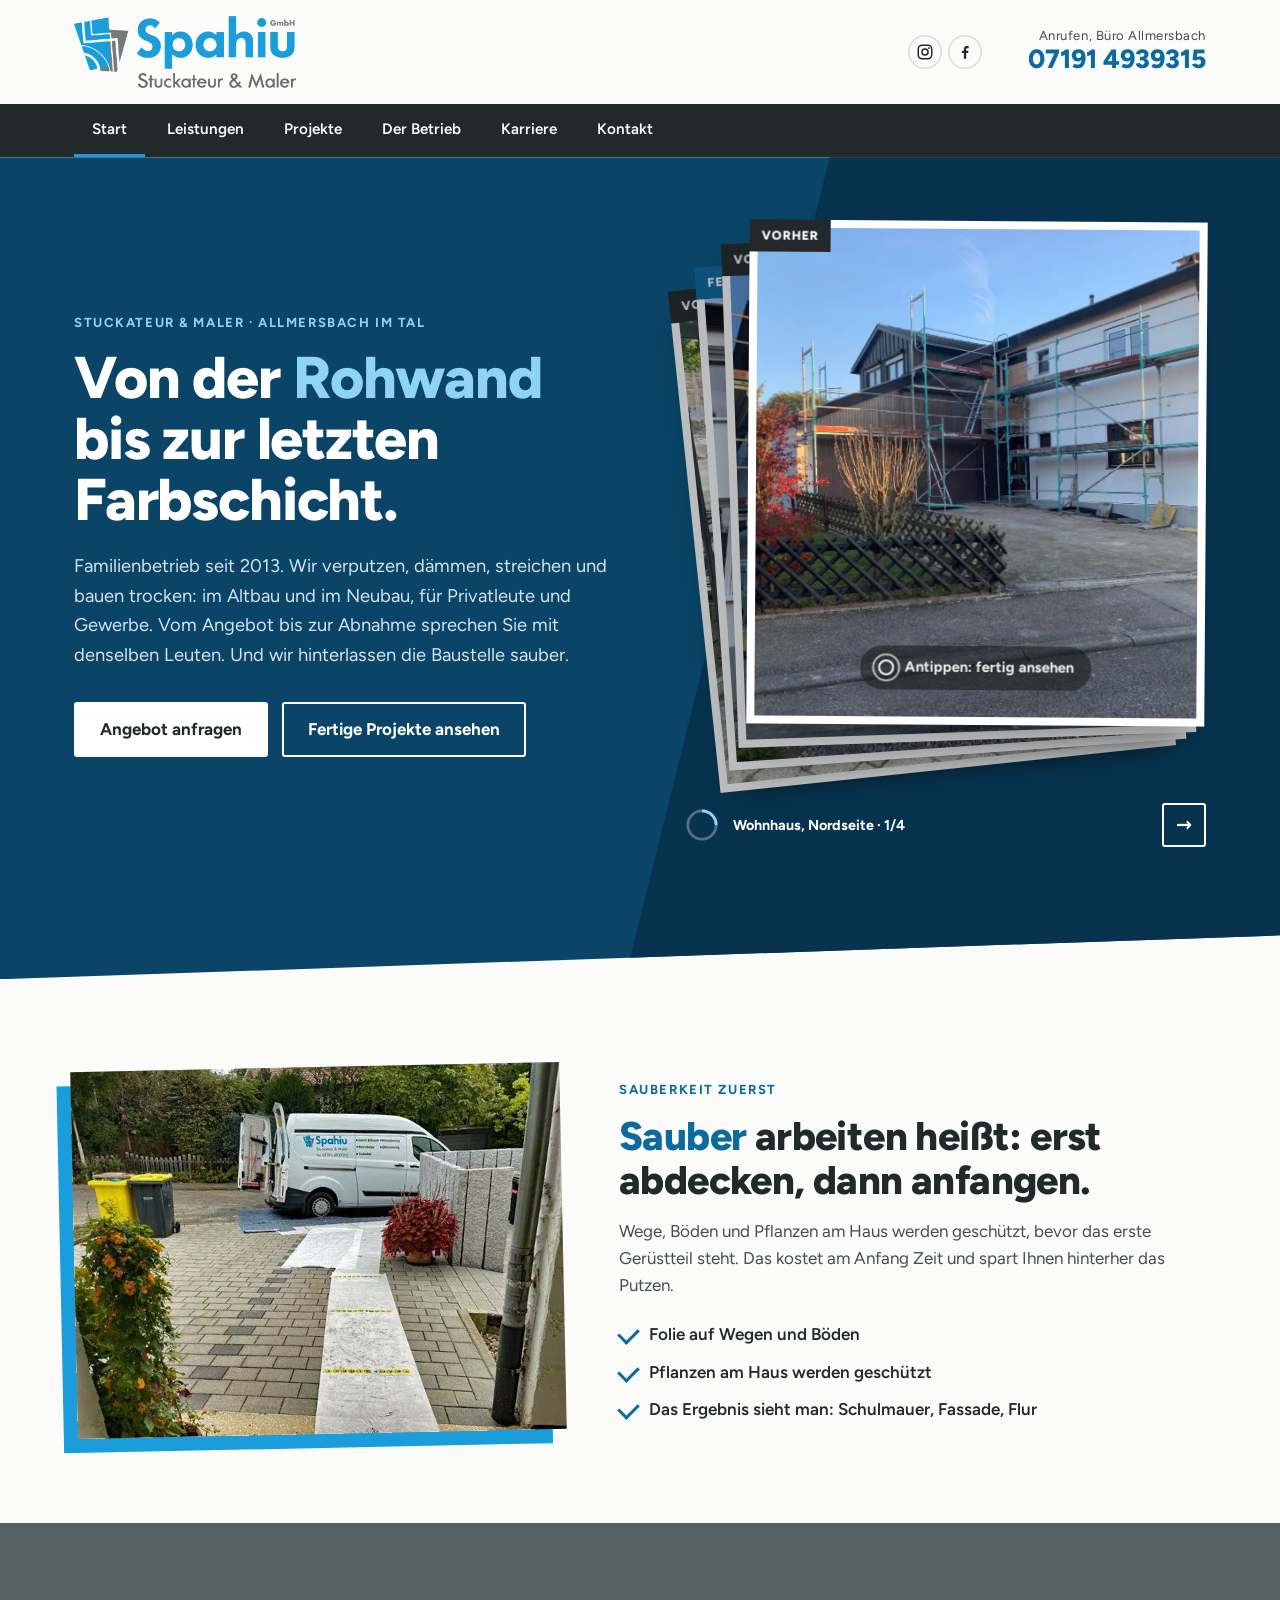
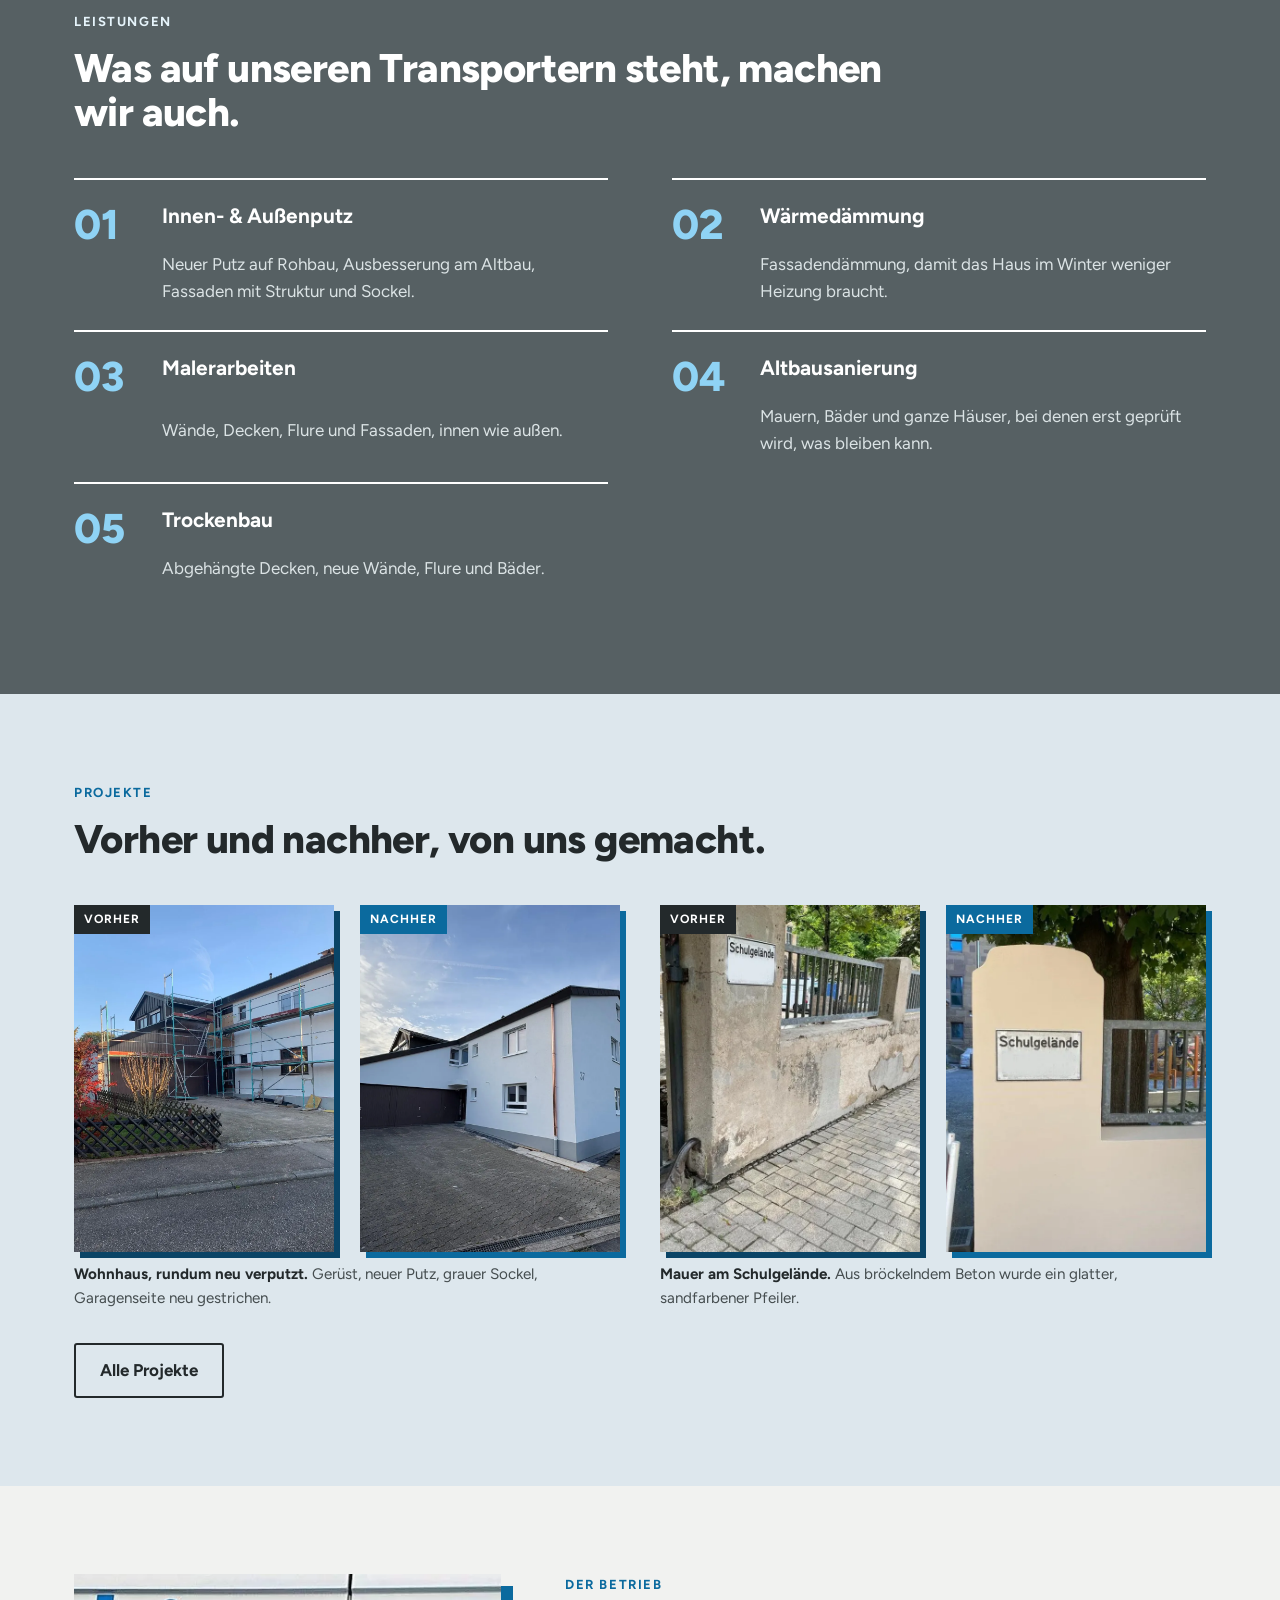
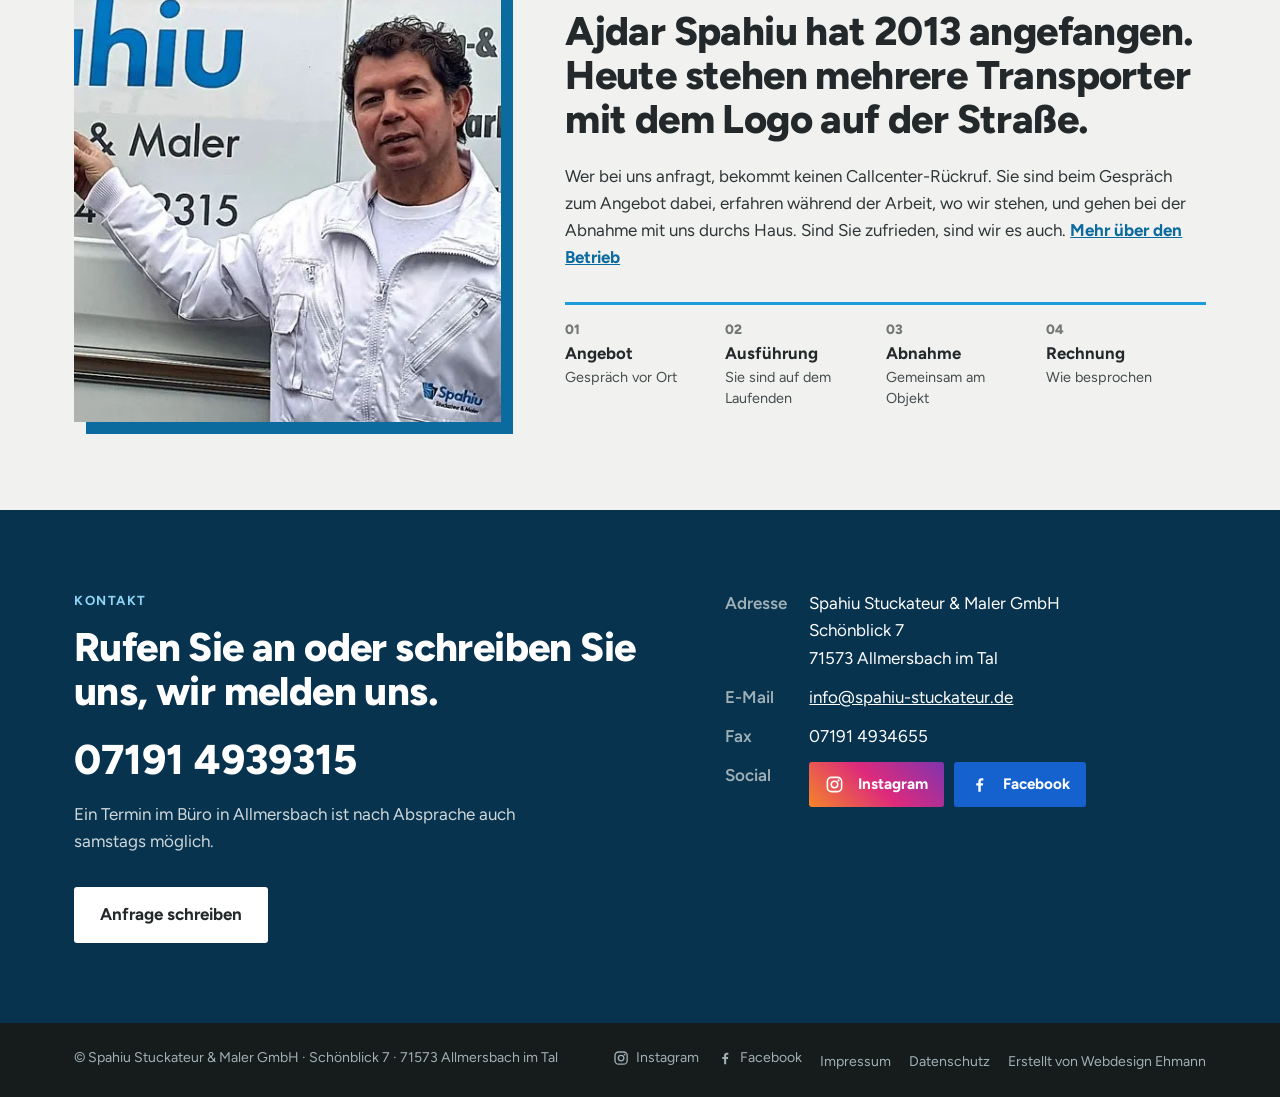
<file: site/index.html>
<!DOCTYPE html>
<html lang="de">
<head>
<meta charset="UTF-8">
<meta name="viewport" content="width=device-width, initial-scale=1.0">
<title>Stuckateur & Maler in Allmersbach im Tal | Spahiu GmbH</title>
<meta name="description" content="Putz, Wärmedämmung, Malerarbeiten, Altbausanierung und Trockenbau. Familienbetrieb aus Allmersbach im Tal seit 2013. Jetzt Angebot anfragen.">
<meta name="robots" content="noindex">
<link rel="icon" type="image/png" href="favicon.png">
<link rel="preload" href="fonts/figtree.woff2" as="font" type="font/woff2" crossorigin>
<link rel="stylesheet" href="css/style.css">
<script>(function(d){if('IntersectionObserver' in window&&!matchMedia('(prefers-reduced-motion: reduce)').matches){d.classList.add('js');setTimeout(function(){if(!d.hasAttribute('data-rv'))d.classList.remove('js')},3500)}})(document.documentElement)</script>
</head>
<body>
<a class="skip" href="#inhalt">Zum Inhalt springen</a>
<header>
  <div class="wrap top">
    <a class="logo" href="index.html"><img src="img/logo.png" width="800" height="260" alt="Spahiu GmbH – Stuckateur & Maler, zur Startseite"></a>
    <div class="top-soc"><a href="https://www.instagram.com/spahiustuckateur" target="_blank" rel="noopener" aria-label="Instagram"><svg class="soc-ico" viewBox="0 0 24 24" aria-hidden="true" focusable="false"><rect x="3" y="3" width="18" height="18" rx="5.2" fill="none" stroke="currentColor" stroke-width="2"/><circle cx="12" cy="12" r="4.1" fill="none" stroke="currentColor" stroke-width="2"/><circle cx="17.2" cy="6.8" r="1.3" fill="currentColor"/></svg></a><a href="https://www.facebook.com/spahiustuckateur" target="_blank" rel="noopener" aria-label="Facebook"><svg class="soc-ico" viewBox="0 0 24 24" aria-hidden="true" focusable="false"><path fill="currentColor" d="M13.6 21v-7.6h2.6l.45-3.1H13.6V8.4c0-.9.3-1.5 1.6-1.5h1.6V4.1c-.3 0-1.2-.1-2.3-.1-2.4 0-4 1.4-4 4.1v2.2H7.9v3.1h2.6V21z"/></svg></a></div>
    <div class="call"><small>Anrufen, Büro Allmersbach</small><a href="tel:+4971914939315">07191 4939315</a></div>
  </div>
</header>
<nav class="bar" aria-label="Hauptnavigation"><div class="wrap">
    <a href="index.html" aria-current="page">Start</a>
    <a href="leistungen.html">Leistungen</a>
    <a href="projekte.html">Projekte</a>
    <a href="betrieb.html">Der Betrieb</a>
    <a href="karriere.html">Karriere</a>
    <a href="kontakt.html">Kontakt</a>
</div></nav>
<main id="inhalt">
<section class="hero-field"><div class="wrap hero">
  <div>
    <p class="eyebrow">Stuckateur &amp; Maler · Allmersbach im Tal</p>
    <h1>Von der <em>Rohwand</em> bis zur letzten Farbschicht.</h1>
    <p class="lead">Familienbetrieb seit 2013. Wir verputzen, dämmen, streichen und bauen trocken: im Altbau und im Neubau, für Privatleute und Gewerbe. Vom Angebot bis zur Abnahme sprechen Sie mit denselben Leuten. Und wir hinterlassen die Baustelle sauber.</p>
    <div class="btns"><a class="btn w" href="kontakt.html">Angebot anfragen</a><a class="btn ow" href="projekte.html">Fertige Projekte ansehen</a></div>
  </div>
  <div class="deck-wrap">
    <div class="deck" id="deck" role="group" aria-roledescription="Karten" aria-label="Projekte vorher und nachher">
      <div class="card is-active" data-title="Wohnhaus, Nordseite" tabindex="0" role="button" aria-label="Karte umdrehen: Wohnhaus, Nordseite, vorher">
        <div class="card-in"><div class="face front"><img src="img/haus-nord-vorher.webp" width="1000" height="1333" alt="Wohnhaus unter Gerüst vor der Sanierung, Nordseite" decoding="async" fetchpriority="high"><span class="badge">Vorher</span><span class="hint" aria-hidden="true"><i class="tapico"></i>Antippen: fertig ansehen</span></div><div class="face back"><img src="[data-uri]" data-src="img/haus-nord-nachher.webp" width="1200" height="900" alt="Dasselbe Wohnhaus fertig verputzt mit grauem Sockel" decoding="async"><span class="badge n">Fertig</span><span class="hint" aria-hidden="true"><i class="swipeico">←</i>Nach links ziehen: nächstes Projekt</span></div></div>
      </div>
      <div class="card" data-title="Wohnhaus, Westseite" tabindex="-1" role="button" aria-label="Karte umdrehen: Wohnhaus, Westseite, vorher">
        <div class="card-in"><div class="face front"><img src="[data-uri]" data-src="img/haus-west-vorher.webp" width="1000" height="1333" alt="Westseite des Hauses unter Gerüst, Ziegelwand noch frei" decoding="async"><span class="badge">Vorher</span><span class="hint" aria-hidden="true"><i class="tapico"></i>Antippen: fertig ansehen</span></div><div class="face back"><img src="[data-uri]" data-src="img/haus-west-nachher.webp" width="1200" height="900" alt="Westseite fertig verputzt mit neuen weißen Fenstern" decoding="async"><span class="badge n">Fertig</span><span class="hint" aria-hidden="true"><i class="swipeico">←</i>Nach links ziehen: nächstes Projekt</span></div></div>
      </div>
      <div class="card single" data-title="Wohnhaus, Südseite" tabindex="-1" role="button" aria-label="Wohnhaus, Südseite, fertig">
        <div class="card-in"><div class="face front"><img src="[data-uri]" data-src="img/haus-sued-nachher.webp" width="1200" height="900" alt="Rückseite des Hauses mit grauem Balkon, fertig verputzt" decoding="async"><span class="badge n">Fertig</span><span class="hint" aria-hidden="true"><i class="swipeico">←</i>Nach links ziehen: nächstes Projekt</span></div></div>
      </div>
      <div class="card" data-title="Mauer am Schulgelände" tabindex="-1" role="button" aria-label="Karte umdrehen: Mauer am Schulgelände, vorher">
        <div class="card-in"><div class="face front"><img src="[data-uri]" data-src="img/mauer-vorher.webp" width="1000" height="1333" alt="Abgeplatzte Betonmauer am Schulgelände" decoding="async"><span class="badge">Vorher</span><span class="hint" aria-hidden="true"><i class="tapico"></i>Antippen: fertig ansehen</span></div><div class="face back"><img src="[data-uri]" data-src="img/mauer-nachher.webp" width="1200" height="900" alt="Neu verputzter sandfarbener Mauerpfeiler" decoding="async"><span class="badge n">Fertig</span><span class="hint" aria-hidden="true"><i class="swipeico">←</i>Nach links ziehen: nächstes Projekt</span></div></div>
      </div>
    </div>
    <div class="deck-ui">
      <div class="deck-nav"><svg class="ring" viewBox="0 0 36 36" aria-hidden="true"><circle cx="18" cy="18" r="15" class="ring-bg"/><circle cx="18" cy="18" r="15" class="ring-fg" id="deck-ring"/></svg><span id="deck-cap" aria-live="polite">Wohnhaus, Nordseite · 1/4</span><button type="button" id="deck-next" aria-label="Nächstes Projekt">→</button></div>
    </div>
  </div>
</div></section>

<section class="sect sauber">
  <div class="wrap">
    <img src="img/abdeckung.webp" width="614" height="461" alt="Mit Folie ausgelegter Weg vor einem Haus, dahinter ein Spahiu-Transporter" loading="lazy">
    <div>
      <p class="eyebrow">Sauberkeit zuerst</p>
      <h2><em>Sauber</em> arbeiten heißt: erst abdecken, dann anfangen.</h2>
      <p class="prose" style="margin-top:16px">Wege, Böden und Pflanzen am Haus werden geschützt, bevor das erste Gerüstteil steht. Das kostet am Anfang Zeit und spart Ihnen hinterher das Putzen.</p>
      <ul class="clean"><li>Folie auf Wegen und Böden</li><li>Pflanzen am Haus werden geschützt</li><li>Das Ergebnis sieht man: Schulmauer, Fassade, Flur</li></ul>
    </div>
  </div>
</section>

<section class="sect slate">
  <div class="wrap">
    <p class="eyebrow">Leistungen</p>
    <h2>Was auf unseren Transportern steht, machen wir auch.</h2>
    <div class="services">
      <a class="service" href="leistungen.html#putz"><b>01</b><h3>Innen- &amp; Außenputz</h3><p>Neuer Putz auf Rohbau, Ausbesserung am Altbau, Fassaden mit Struktur und Sockel.</p></a>
      <a class="service" href="leistungen.html#daemmung"><b>02</b><h3>Wärmedämmung</h3><p>Fassadendämmung, damit das Haus im Winter weniger Heizung braucht.</p></a>
      <a class="service" href="leistungen.html#maler"><b>03</b><h3>Malerarbeiten</h3><p>Wände, Decken, Flure und Fassaden, innen wie außen.</p></a>
      <a class="service" href="leistungen.html#altbau"><b>04</b><h3>Altbausanierung</h3><p>Mauern, Bäder und ganze Häuser, bei denen erst geprüft wird, was bleiben kann.</p></a>
      <a class="service" href="leistungen.html#trockenbau"><b>05</b><h3>Trockenbau</h3><p>Abgehängte Decken, neue Wände, Flure und Bäder.</p></a>
    </div>
  </div>
</section>

<section class="sect tint">
  <div class="wrap">
    <p class="eyebrow">Projekte</p>
    <h2>Vorher und nachher, von uns gemacht.</h2>
    <div class="pairs">
<div class="pair">
    <figure><img src="img/haus-nord-vorher.webp" width="1000" height="1333" alt="Wohnhaus unter Gerüst vor dem neuen Putz" loading="lazy"><figcaption>Vorher</figcaption></figure>
    <figure class="n"><img src="img/haus-nord-nachher.webp" width="1000" height="1333" alt="Wohnhaus nach der Sanierung, Nordseite" loading="lazy"><figcaption>Nachher</figcaption></figure>
    <p class="cap"><b>Wohnhaus, rundum neu verputzt.</b> Gerüst, neuer Putz, grauer Sockel, Garagenseite neu gestrichen.</p>
  </div>
<div class="pair">
    <figure><img src="img/mauer-vorher.webp" width="1000" height="1333" alt="Abgeplatzte Mauer am Schulgelände" loading="lazy"><figcaption>Vorher</figcaption></figure>
    <figure class="n"><img src="img/mauer-nachher.webp" width="1000" height="1333" alt="Neu verputzter, sandfarbener Pfeiler mit Schulgelände-Schild" loading="lazy"><figcaption>Nachher</figcaption></figure>
    <p class="cap"><b>Mauer am Schulgelände.</b> Aus bröckelndem Beton wurde ein glatter, sandfarbener Pfeiler.</p>
  </div>
</div>
    <div class="btns"><a class="btn o" href="projekte.html">Alle Projekte</a></div>
  </div>
</section>

<section class="sect alt">
  <div class="wrap about">
    <img src="img/ajdar.webp" width="844" height="477" alt="Ajdar Spahiu in weißer Arbeitskleidung vor einem Firmenfahrzeug" loading="lazy">
    <div>
      <p class="eyebrow">Der Betrieb</p>
      <h2>Ajdar Spahiu hat 2013 angefangen. Heute stehen mehrere Transporter mit dem Logo auf der Straße.</h2>
      <p class="prose" style="margin-top:22px">Wer bei uns anfragt, bekommt keinen Callcenter-Rückruf. Sie sind beim Gespräch zum Angebot dabei, erfahren während der Arbeit, wo wir stehen, und gehen bei der Abnahme mit uns durchs Haus. Sind Sie zufrieden, sind wir es auch. <a href="betrieb.html" style="color:var(--blue-d);font-weight:700">Mehr über den Betrieb</a></p>
      <div class="steps">
        <div><b>Angebot</b><span>Gespräch vor Ort</span></div>
        <div><b>Ausführung</b><span>Sie sind auf dem Laufenden</span></div>
        <div><b>Abnahme</b><span>Gemeinsam am Objekt</span></div>
        <div><b>Rechnung</b><span>Wie besprochen</span></div>
      </div>
    </div>
  </div>
</section>

<section class="contact">
  <div class="wrap grid">
    <div>
      <p class="eyebrow">Kontakt</p>
      <h2>Rufen Sie an oder schreiben Sie uns, wir melden uns.</h2>
      <a class="tel" href="tel:+4971914939315">07191 4939315</a>
      <p style="margin-top:18px;color:#cfd8da;max-width:30em">Ein Termin im Büro in Allmersbach ist nach Absprache auch samstags möglich.</p>
      <div class="btns"><a class="btn w" href="kontakt.html">Anfrage schreiben</a></div>
    </div>
    <div>
      <dl>
        <dt>Adresse</dt><dd>Spahiu Stuckateur &amp; Maler GmbH<br>Schönblick 7<br>71573 Allmersbach im Tal</dd>
        <dt>E-Mail</dt><dd><a href="mailto:info@spahiu-stuckateur.de">info@spahiu-stuckateur.de</a></dd>
        <dt>Fax</dt><dd>07191 4934655</dd>
        <dt>Social</dt><dd class="soc-row"><a class="soc ig" href="https://www.instagram.com/spahiustuckateur" target="_blank" rel="noopener"><svg class="soc-ico" viewBox="0 0 24 24" aria-hidden="true" focusable="false"><rect x="3" y="3" width="18" height="18" rx="5.2" fill="none" stroke="currentColor" stroke-width="2"/><circle cx="12" cy="12" r="4.1" fill="none" stroke="currentColor" stroke-width="2"/><circle cx="17.2" cy="6.8" r="1.3" fill="currentColor"/></svg>Instagram</a><a class="soc fb" href="https://www.facebook.com/spahiustuckateur" target="_blank" rel="noopener"><svg class="soc-ico" viewBox="0 0 24 24" aria-hidden="true" focusable="false"><path fill="currentColor" d="M13.6 21v-7.6h2.6l.45-3.1H13.6V8.4c0-.9.3-1.5 1.6-1.5h1.6V4.1c-.3 0-1.2-.1-2.3-.1-2.4 0-4 1.4-4 4.1v2.2H7.9v3.1h2.6V21z"/></svg>Facebook</a></dd>
      </dl>
    </div>
  </div>
</section>
<script src="js/deck.js" defer></script>
</main>
<footer><div class="wrap"><span>© Spahiu Stuckateur &amp; Maler GmbH · Schönblick 7 · 71573 Allmersbach im Tal</span>
<nav aria-label="Rechtliches und Social Media"><a class="soc-f" href="https://www.instagram.com/spahiustuckateur" target="_blank" rel="noopener"><svg class="soc-ico" viewBox="0 0 24 24" aria-hidden="true" focusable="false"><rect x="3" y="3" width="18" height="18" rx="5.2" fill="none" stroke="currentColor" stroke-width="2"/><circle cx="12" cy="12" r="4.1" fill="none" stroke="currentColor" stroke-width="2"/><circle cx="17.2" cy="6.8" r="1.3" fill="currentColor"/></svg>Instagram</a><a class="soc-f" href="https://www.facebook.com/spahiustuckateur" target="_blank" rel="noopener"><svg class="soc-ico" viewBox="0 0 24 24" aria-hidden="true" focusable="false"><path fill="currentColor" d="M13.6 21v-7.6h2.6l.45-3.1H13.6V8.4c0-.9.3-1.5 1.6-1.5h1.6V4.1c-.3 0-1.2-.1-2.3-.1-2.4 0-4 1.4-4 4.1v2.2H7.9v3.1h2.6V21z"/></svg>Facebook</a><a href="impressum.html">Impressum</a><a href="datenschutz.html">Datenschutz</a><a href="https://www.webdesign-ehmann.de" target="_blank" rel="noopener">Erstellt von Webdesign Ehmann</a></nav></div></footer>
<script>var c=document.querySelector('.bar [aria-current]');if(c&&c.scrollIntoView)c.parentNode.scrollLeft=Math.max(0,c.offsetLeft-24);</script>
<script src="js/main.js" defer></script>
</body>
</html>
</file>
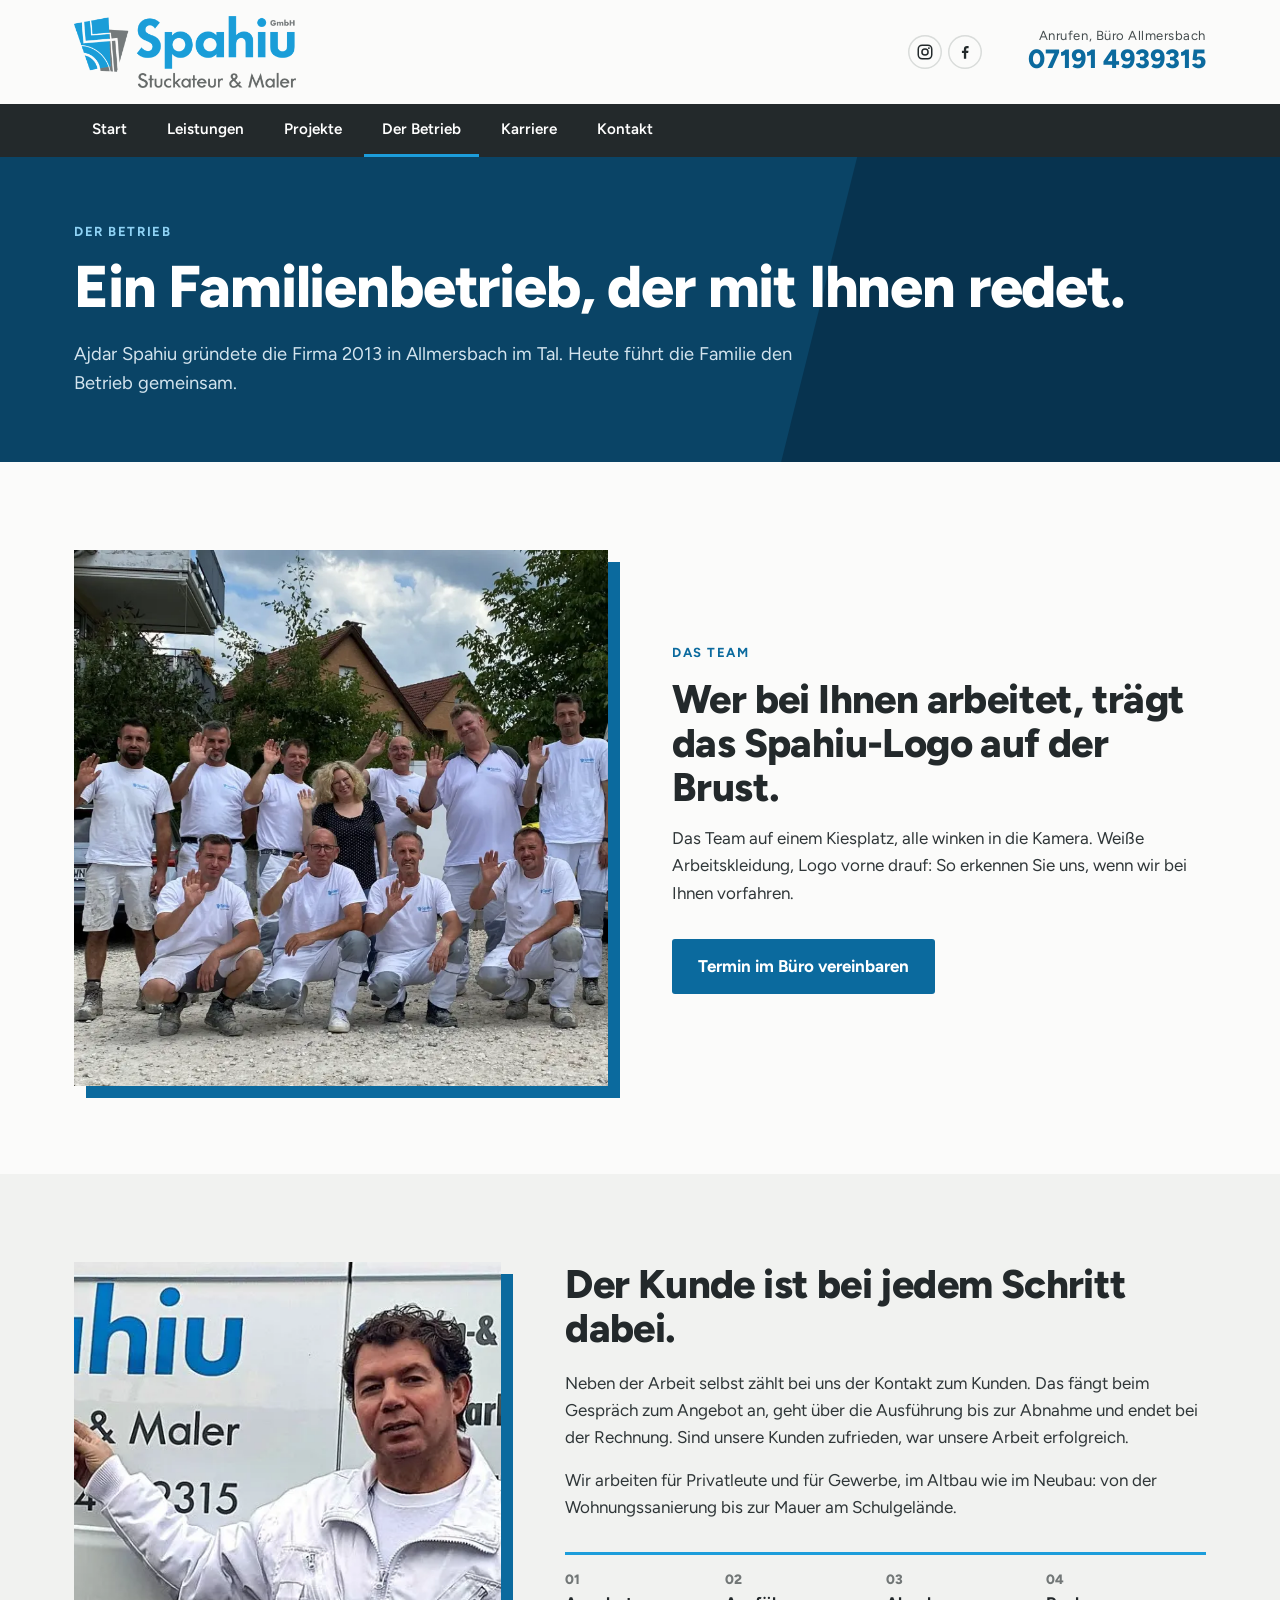
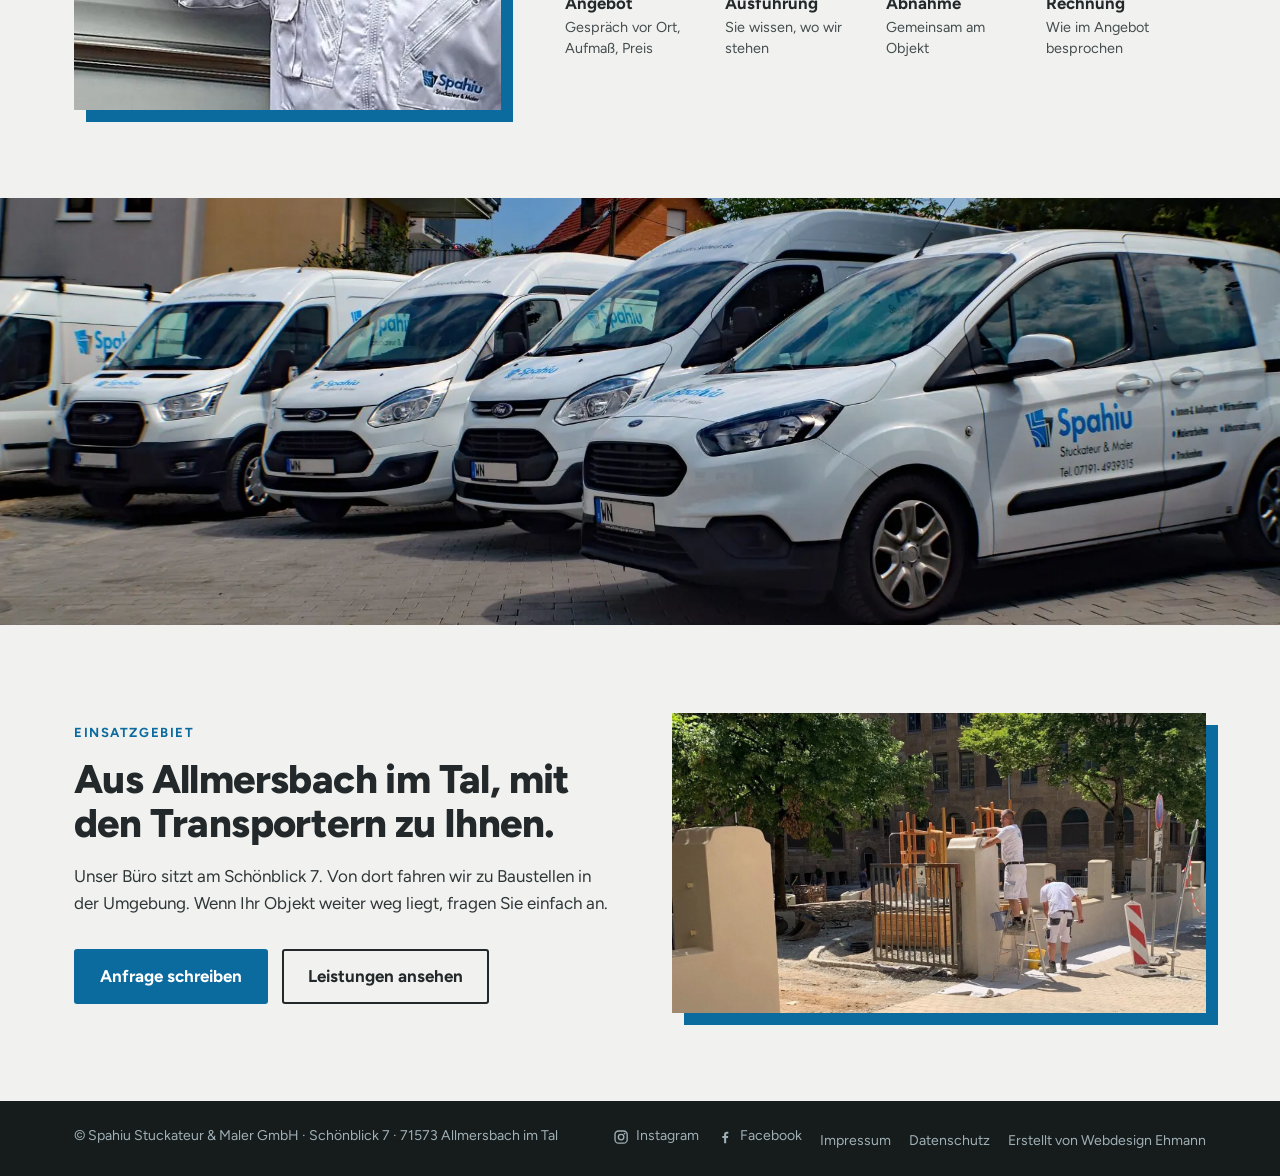
<file: site/betrieb.html>
<!DOCTYPE html>
<html lang="de">
<head>
<meta charset="UTF-8">
<meta name="viewport" content="width=device-width, initial-scale=1.0">
<title>Der Betrieb: Familie Spahiu, Allmersbach im Tal</title>
<meta name="description" content="Ajdar Spahiu gründete 2013 den Stuckateur- und Malerbetrieb in Allmersbach im Tal. Familienbetrieb für Privat- und Gewerbekunden.">
<meta name="robots" content="noindex">
<link rel="icon" type="image/png" href="favicon.png">
<link rel="preload" href="fonts/figtree.woff2" as="font" type="font/woff2" crossorigin>
<link rel="stylesheet" href="css/style.css">
<script>(function(d){if('IntersectionObserver' in window&&!matchMedia('(prefers-reduced-motion: reduce)').matches){d.classList.add('js');setTimeout(function(){if(!d.hasAttribute('data-rv'))d.classList.remove('js')},3500)}})(document.documentElement)</script>
</head>
<body>
<a class="skip" href="#inhalt">Zum Inhalt springen</a>
<header>
  <div class="wrap top">
    <a class="logo" href="index.html"><img src="img/logo.png" width="800" height="260" alt="Spahiu GmbH – Stuckateur & Maler, zur Startseite"></a>
    <div class="top-soc"><a href="https://www.instagram.com/spahiustuckateur" target="_blank" rel="noopener" aria-label="Instagram"><svg class="soc-ico" viewBox="0 0 24 24" aria-hidden="true" focusable="false"><rect x="3" y="3" width="18" height="18" rx="5.2" fill="none" stroke="currentColor" stroke-width="2"/><circle cx="12" cy="12" r="4.1" fill="none" stroke="currentColor" stroke-width="2"/><circle cx="17.2" cy="6.8" r="1.3" fill="currentColor"/></svg></a><a href="https://www.facebook.com/spahiustuckateur" target="_blank" rel="noopener" aria-label="Facebook"><svg class="soc-ico" viewBox="0 0 24 24" aria-hidden="true" focusable="false"><path fill="currentColor" d="M13.6 21v-7.6h2.6l.45-3.1H13.6V8.4c0-.9.3-1.5 1.6-1.5h1.6V4.1c-.3 0-1.2-.1-2.3-.1-2.4 0-4 1.4-4 4.1v2.2H7.9v3.1h2.6V21z"/></svg></a></div>
    <div class="call"><small>Anrufen, Büro Allmersbach</small><a href="tel:+4971914939315">07191 4939315</a></div>
  </div>
</header>
<nav class="bar" aria-label="Hauptnavigation"><div class="wrap">
    <a href="index.html">Start</a>
    <a href="leistungen.html">Leistungen</a>
    <a href="projekte.html">Projekte</a>
    <a href="betrieb.html" aria-current="page">Der Betrieb</a>
    <a href="karriere.html">Karriere</a>
    <a href="kontakt.html">Kontakt</a>
</div></nav>
<main id="inhalt">
<section class="pagehead"><div class="wrap">
  <p class="eyebrow">Der Betrieb</p>
  <h1>Ein Familienbetrieb, der mit Ihnen redet.</h1>
  <p class="lead">Ajdar Spahiu gründete die Firma 2013 in Allmersbach im Tal. Heute führt die Familie den Betrieb gemeinsam.</p>
</div></section>

<section class="sect">
  <div class="wrap split">
    <img src="img/team.webp" width="823" height="825" alt="Das Spahiu-Team in weißer Arbeitskleidung mit Firmenlogo, alle winken in die Kamera, auf einem Kiesplatz vor Bäumen" loading="lazy">
    <div>
      <p class="eyebrow">Das Team</p>
      <h2>Wer bei Ihnen arbeitet, trägt das Spahiu-Logo auf der Brust.</h2>
      <p class="prose" style="margin-top:16px">Das Team auf einem Kiesplatz, alle winken in die Kamera. Weiße Arbeitskleidung, Logo vorne drauf: So erkennen Sie uns, wenn wir bei Ihnen vorfahren.</p>
      <div class="btns"><a class="btn" href="kontakt.html">Termin im Büro vereinbaren</a></div>
    </div>
  </div>
</section>

<section class="sect alt">
  <div class="wrap about">
    <img src="img/ajdar.webp" width="844" height="560" alt="Ajdar Spahiu zeigt auf die Firmenbeschriftung am Transporter" loading="lazy">
    <div>
      <h2>Der Kunde ist bei jedem Schritt dabei.</h2>
      <div class="prose" style="margin-top:20px">
        <p>Neben der Arbeit selbst zählt bei uns der Kontakt zum Kunden. Das fängt beim Gespräch zum Angebot an, geht über die Ausführung bis zur Abnahme und endet bei der Rechnung. Sind unsere Kunden zufrieden, war unsere Arbeit erfolgreich.</p>
<p>Wir arbeiten für Privatleute und für Gewerbe, im Altbau wie im Neubau: von der Wohnungssanierung bis zur Mauer am Schulgelände.</p>
      </div>
      <div class="steps">
        <div><b>Angebot</b><span>Gespräch vor Ort, Aufmaß, Preis</span></div>
        <div><b>Ausführung</b><span>Sie wissen, wo wir stehen</span></div>
        <div><b>Abnahme</b><span>Gemeinsam am Objekt</span></div>
        <div><b>Rechnung</b><span>Wie im Angebot besprochen</span></div>
      </div>
    </div>
  </div>
</section>

<section class="band"><img src="img/flotte.webp" width="1920" height="697" alt="Mehrere weiße Firmentransporter mit Spahiu-Logo nebeneinander geparkt" loading="lazy"></section>

<section class="sect alt">
  <div class="wrap split">
    <div>
      <p class="eyebrow">Einsatzgebiet</p>
      <h2>Aus Allmersbach im Tal, mit den Transportern zu Ihnen.</h2>
      <p class="prose" style="margin-top:18px">Unser Büro sitzt am Schönblick 7. Von dort fahren wir zu Baustellen in der Umgebung. Wenn Ihr Objekt weiter weg liegt, fragen Sie einfach an.</p>
      <div class="btns"><a class="btn" href="kontakt.html">Anfrage schreiben</a><a class="btn o" href="leistungen.html">Leistungen ansehen</a></div>
    </div>
    <img src="img/mauer-arbeit.webp" width="1400" height="788" alt="Zwei Mitarbeiter streichen Mauerpfeiler" loading="lazy">
  </div>
</section>
</main>
<footer><div class="wrap"><span>© Spahiu Stuckateur &amp; Maler GmbH · Schönblick 7 · 71573 Allmersbach im Tal</span>
<nav aria-label="Rechtliches und Social Media"><a class="soc-f" href="https://www.instagram.com/spahiustuckateur" target="_blank" rel="noopener"><svg class="soc-ico" viewBox="0 0 24 24" aria-hidden="true" focusable="false"><rect x="3" y="3" width="18" height="18" rx="5.2" fill="none" stroke="currentColor" stroke-width="2"/><circle cx="12" cy="12" r="4.1" fill="none" stroke="currentColor" stroke-width="2"/><circle cx="17.2" cy="6.8" r="1.3" fill="currentColor"/></svg>Instagram</a><a class="soc-f" href="https://www.facebook.com/spahiustuckateur" target="_blank" rel="noopener"><svg class="soc-ico" viewBox="0 0 24 24" aria-hidden="true" focusable="false"><path fill="currentColor" d="M13.6 21v-7.6h2.6l.45-3.1H13.6V8.4c0-.9.3-1.5 1.6-1.5h1.6V4.1c-.3 0-1.2-.1-2.3-.1-2.4 0-4 1.4-4 4.1v2.2H7.9v3.1h2.6V21z"/></svg>Facebook</a><a href="impressum.html">Impressum</a><a href="datenschutz.html">Datenschutz</a><a href="https://www.webdesign-ehmann.de" target="_blank" rel="noopener">Erstellt von Webdesign Ehmann</a></nav></div></footer>
<script>var c=document.querySelector('.bar [aria-current]');if(c&&c.scrollIntoView)c.parentNode.scrollLeft=Math.max(0,c.offsetLeft-24);</script>
<script src="js/main.js" defer></script>
</body>
</html>
</file>
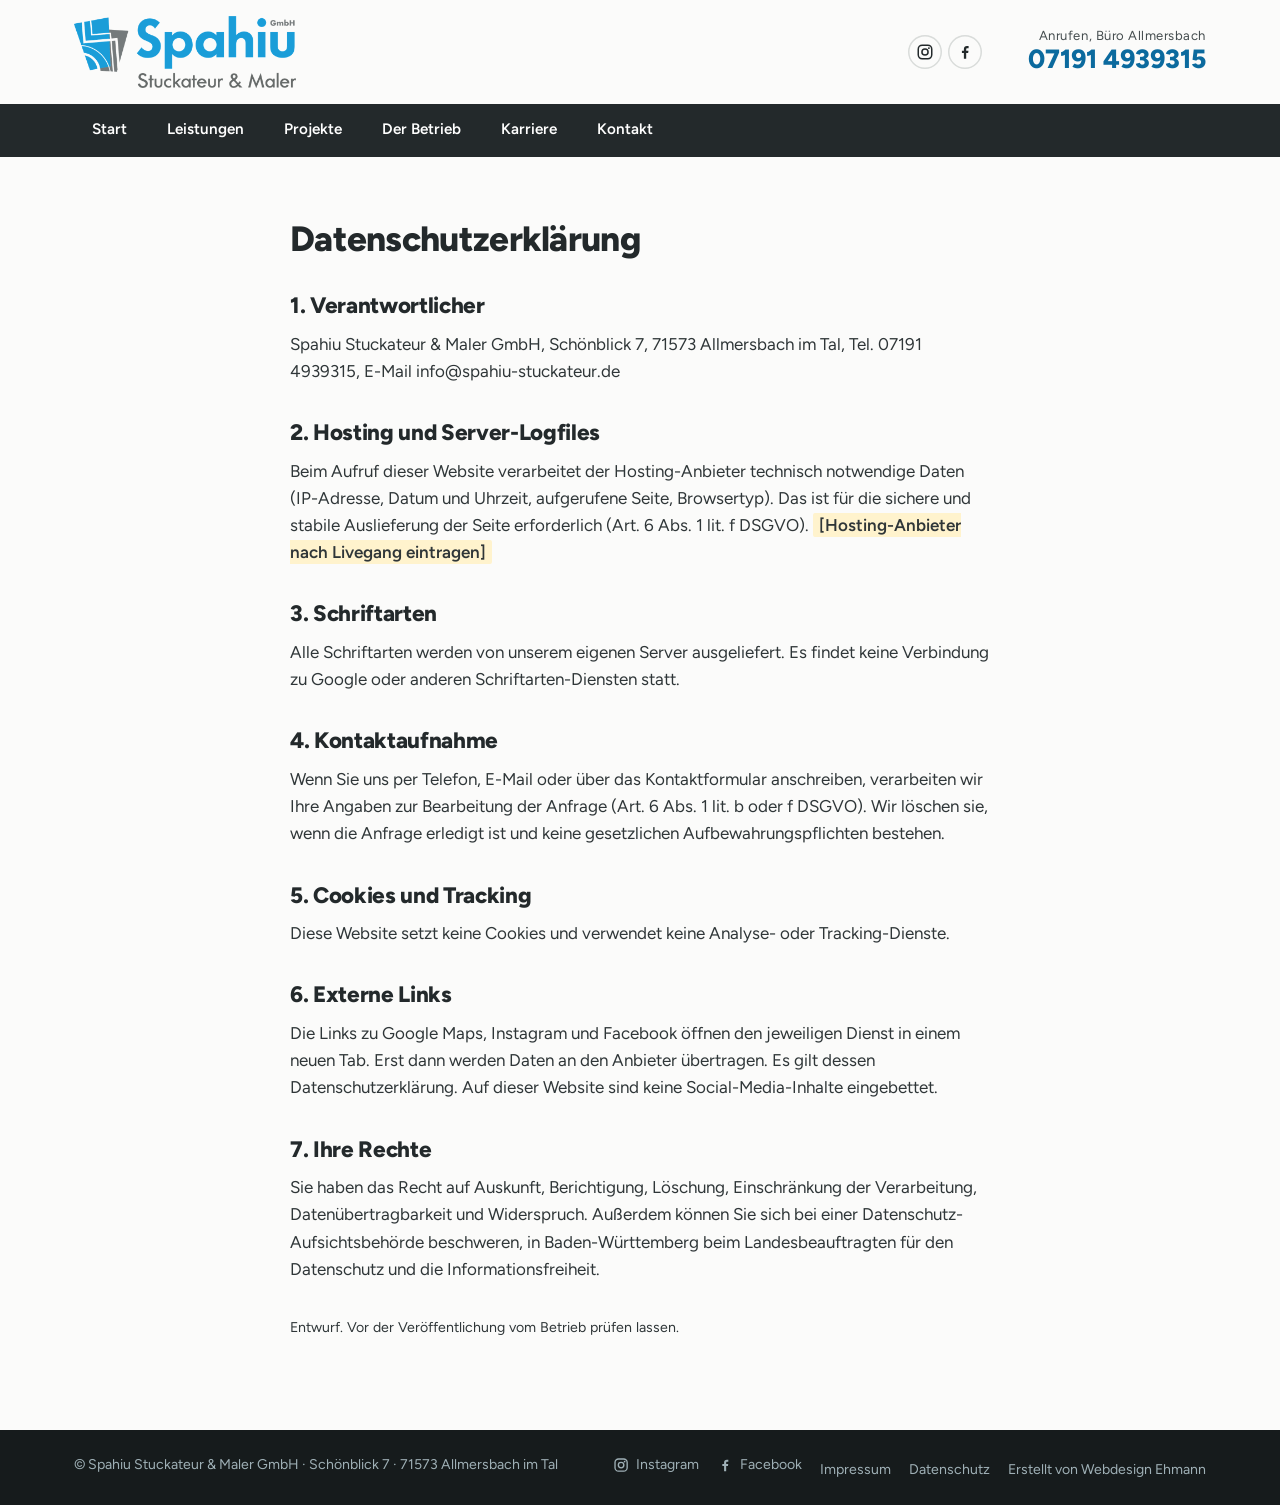
<file: site/datenschutz.html>
<!DOCTYPE html>
<html lang="de">
<head>
<meta charset="UTF-8">
<meta name="viewport" content="width=device-width, initial-scale=1.0">
<title>Datenschutz | Spahiu Stuckateur & Maler GmbH</title>
<meta name="description" content="Datenschutzerklärung der Website der Spahiu Stuckateur & Maler GmbH aus Allmersbach im Tal.">
<meta name="robots" content="noindex">
<link rel="icon" type="image/png" href="favicon.png">
<link rel="preload" href="fonts/figtree.woff2" as="font" type="font/woff2" crossorigin>
<link rel="stylesheet" href="css/style.css">
<script>(function(d){if('IntersectionObserver' in window&&!matchMedia('(prefers-reduced-motion: reduce)').matches){d.classList.add('js');setTimeout(function(){if(!d.hasAttribute('data-rv'))d.classList.remove('js')},3500)}})(document.documentElement)</script>
</head>
<body>
<a class="skip" href="#inhalt">Zum Inhalt springen</a>
<header>
  <div class="wrap top">
    <a class="logo" href="index.html"><img src="img/logo.png" width="800" height="260" alt="Spahiu GmbH – Stuckateur & Maler, zur Startseite"></a>
    <div class="top-soc"><a href="https://www.instagram.com/spahiustuckateur" target="_blank" rel="noopener" aria-label="Instagram"><svg class="soc-ico" viewBox="0 0 24 24" aria-hidden="true" focusable="false"><rect x="3" y="3" width="18" height="18" rx="5.2" fill="none" stroke="currentColor" stroke-width="2"/><circle cx="12" cy="12" r="4.1" fill="none" stroke="currentColor" stroke-width="2"/><circle cx="17.2" cy="6.8" r="1.3" fill="currentColor"/></svg></a><a href="https://www.facebook.com/spahiustuckateur" target="_blank" rel="noopener" aria-label="Facebook"><svg class="soc-ico" viewBox="0 0 24 24" aria-hidden="true" focusable="false"><path fill="currentColor" d="M13.6 21v-7.6h2.6l.45-3.1H13.6V8.4c0-.9.3-1.5 1.6-1.5h1.6V4.1c-.3 0-1.2-.1-2.3-.1-2.4 0-4 1.4-4 4.1v2.2H7.9v3.1h2.6V21z"/></svg></a></div>
    <div class="call"><small>Anrufen, Büro Allmersbach</small><a href="tel:+4971914939315">07191 4939315</a></div>
  </div>
</header>
<nav class="bar" aria-label="Hauptnavigation"><div class="wrap">
    <a href="index.html">Start</a>
    <a href="leistungen.html">Leistungen</a>
    <a href="projekte.html">Projekte</a>
    <a href="betrieb.html">Der Betrieb</a>
    <a href="karriere.html">Karriere</a>
    <a href="kontakt.html">Kontakt</a>
</div></nav>
<main id="inhalt">
<div class="wrap legal">
  <h1 style="font-size:2.2rem">Datenschutzerklärung</h1>
  <h2>1. Verantwortlicher</h2>
  <p>Spahiu Stuckateur &amp; Maler GmbH, Schönblick 7, 71573 Allmersbach im Tal, Tel. 07191 4939315, E-Mail info@spahiu-stuckateur.de</p>
  <h2>2. Hosting und Server-Logfiles</h2>
  <p>Beim Aufruf dieser Website verarbeitet der Hosting-Anbieter technisch notwendige Daten (IP-Adresse, Datum und Uhrzeit, aufgerufene Seite, Browsertyp). Das ist für die sichere und stabile Auslieferung der Seite erforderlich (Art. 6 Abs. 1 lit. f DSGVO). <span class="todo">[Hosting-Anbieter nach Livegang eintragen]</span></p>
  <h2>3. Schriftarten</h2>
  <p>Alle Schriftarten werden von unserem eigenen Server ausgeliefert. Es findet keine Verbindung zu Google oder anderen Schriftarten-Diensten statt.</p>
  <h2>4. Kontaktaufnahme</h2>
  <p>Wenn Sie uns per Telefon, E-Mail oder über das Kontaktformular anschreiben, verarbeiten wir Ihre Angaben zur Bearbeitung der Anfrage (Art. 6 Abs. 1 lit. b oder f DSGVO). Wir löschen sie, wenn die Anfrage erledigt ist und keine gesetzlichen Aufbewahrungspflichten bestehen.</p>
  <h2>5. Cookies und Tracking</h2>
  <p>Diese Website setzt keine Cookies und verwendet keine Analyse- oder Tracking-Dienste.</p>
  <h2>6. Externe Links</h2>
  <p>Die Links zu Google Maps, Instagram und Facebook öffnen den jeweiligen Dienst in einem neuen Tab. Erst dann werden Daten an den Anbieter übertragen. Es gilt dessen Datenschutzerklärung. Auf dieser Website sind keine Social-Media-Inhalte eingebettet.</p>
  <h2>7. Ihre Rechte</h2>
  <p>Sie haben das Recht auf Auskunft, Berichtigung, Löschung, Einschränkung der Verarbeitung, Datenübertragbarkeit und Widerspruch. Außerdem können Sie sich bei einer Datenschutz-Aufsichtsbehörde beschweren, in Baden-Württemberg beim Landesbeauftragten für den Datenschutz und die Informationsfreiheit.</p>
  <p style="margin-top:30px"><small>Entwurf. Vor der Veröffentlichung vom Betrieb prüfen lassen.</small></p>
</div>
</main>
<footer><div class="wrap"><span>© Spahiu Stuckateur &amp; Maler GmbH · Schönblick 7 · 71573 Allmersbach im Tal</span>
<nav aria-label="Rechtliches und Social Media"><a class="soc-f" href="https://www.instagram.com/spahiustuckateur" target="_blank" rel="noopener"><svg class="soc-ico" viewBox="0 0 24 24" aria-hidden="true" focusable="false"><rect x="3" y="3" width="18" height="18" rx="5.2" fill="none" stroke="currentColor" stroke-width="2"/><circle cx="12" cy="12" r="4.1" fill="none" stroke="currentColor" stroke-width="2"/><circle cx="17.2" cy="6.8" r="1.3" fill="currentColor"/></svg>Instagram</a><a class="soc-f" href="https://www.facebook.com/spahiustuckateur" target="_blank" rel="noopener"><svg class="soc-ico" viewBox="0 0 24 24" aria-hidden="true" focusable="false"><path fill="currentColor" d="M13.6 21v-7.6h2.6l.45-3.1H13.6V8.4c0-.9.3-1.5 1.6-1.5h1.6V4.1c-.3 0-1.2-.1-2.3-.1-2.4 0-4 1.4-4 4.1v2.2H7.9v3.1h2.6V21z"/></svg>Facebook</a><a href="impressum.html">Impressum</a><a href="datenschutz.html">Datenschutz</a><a href="https://www.webdesign-ehmann.de" target="_blank" rel="noopener">Erstellt von Webdesign Ehmann</a></nav></div></footer>
<script>var c=document.querySelector('.bar [aria-current]');if(c&&c.scrollIntoView)c.parentNode.scrollLeft=Math.max(0,c.offsetLeft-24);</script>
<script src="js/main.js" defer></script>
</body>
</html>
</file>
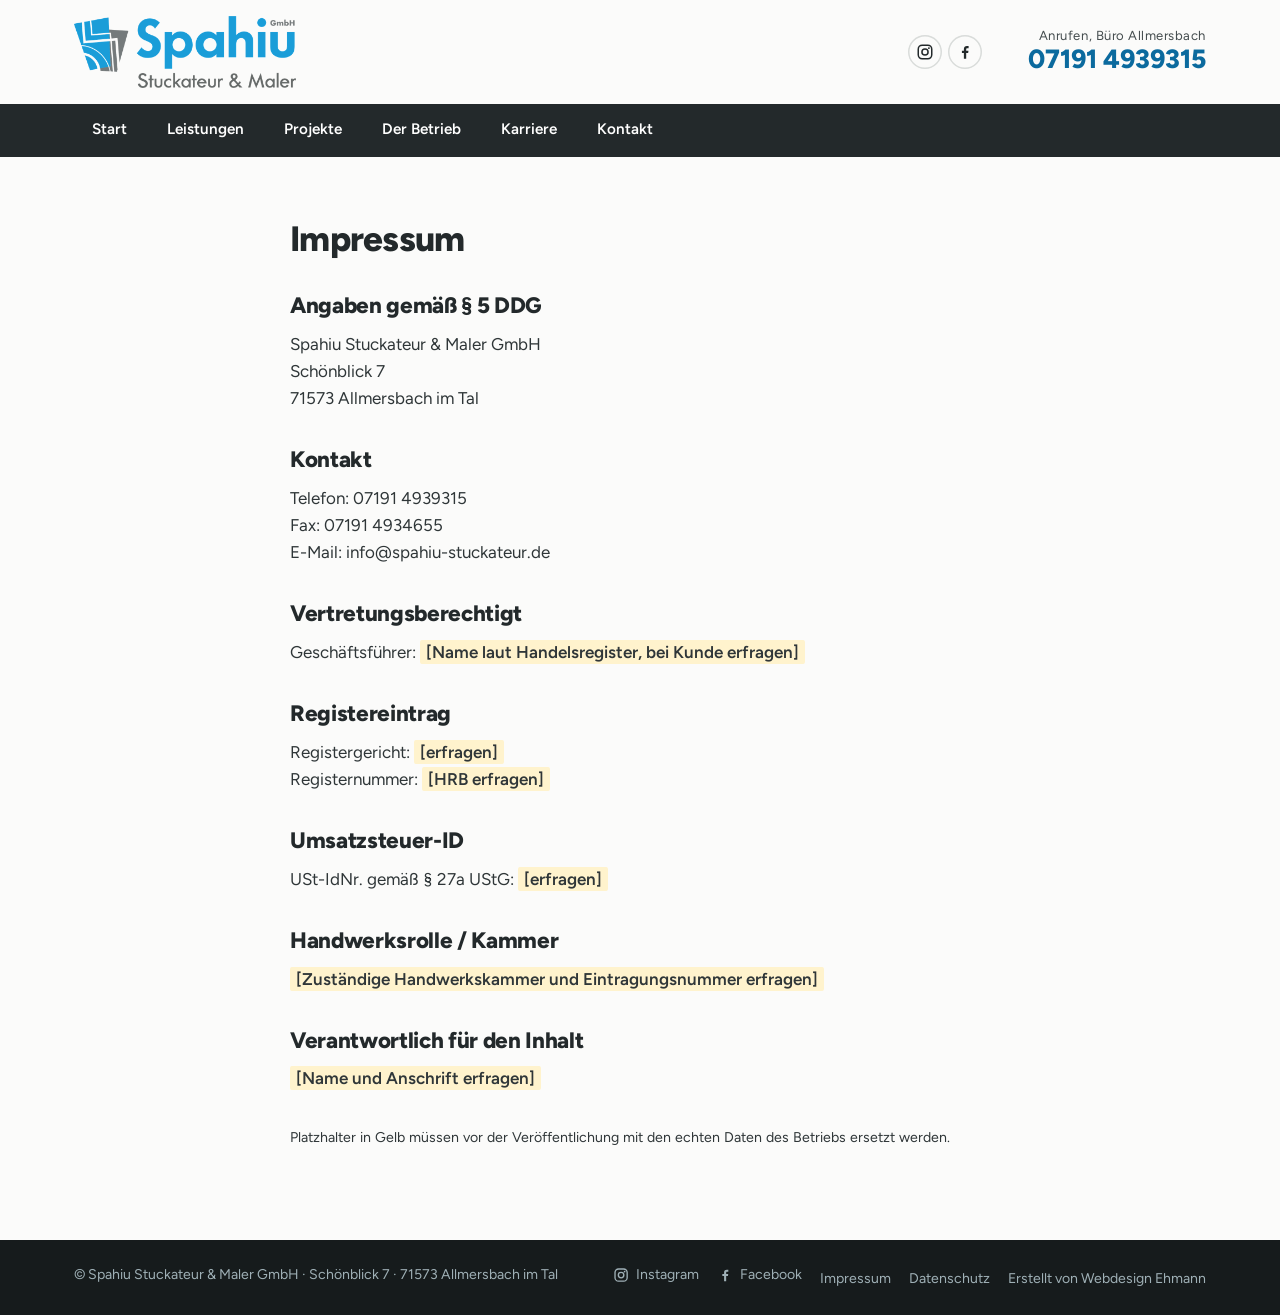
<file: site/impressum.html>
<!DOCTYPE html>
<html lang="de">
<head>
<meta charset="UTF-8">
<meta name="viewport" content="width=device-width, initial-scale=1.0">
<title>Impressum | Spahiu Stuckateur & Maler GmbH</title>
<meta name="description" content="Impressum der Spahiu Stuckateur & Maler GmbH, Schönblick 7, 71573 Allmersbach im Tal.">
<meta name="robots" content="noindex">
<link rel="icon" type="image/png" href="favicon.png">
<link rel="preload" href="fonts/figtree.woff2" as="font" type="font/woff2" crossorigin>
<link rel="stylesheet" href="css/style.css">
<script>(function(d){if('IntersectionObserver' in window&&!matchMedia('(prefers-reduced-motion: reduce)').matches){d.classList.add('js');setTimeout(function(){if(!d.hasAttribute('data-rv'))d.classList.remove('js')},3500)}})(document.documentElement)</script>
</head>
<body>
<a class="skip" href="#inhalt">Zum Inhalt springen</a>
<header>
  <div class="wrap top">
    <a class="logo" href="index.html"><img src="img/logo.png" width="800" height="260" alt="Spahiu GmbH – Stuckateur & Maler, zur Startseite"></a>
    <div class="top-soc"><a href="https://www.instagram.com/spahiustuckateur" target="_blank" rel="noopener" aria-label="Instagram"><svg class="soc-ico" viewBox="0 0 24 24" aria-hidden="true" focusable="false"><rect x="3" y="3" width="18" height="18" rx="5.2" fill="none" stroke="currentColor" stroke-width="2"/><circle cx="12" cy="12" r="4.1" fill="none" stroke="currentColor" stroke-width="2"/><circle cx="17.2" cy="6.8" r="1.3" fill="currentColor"/></svg></a><a href="https://www.facebook.com/spahiustuckateur" target="_blank" rel="noopener" aria-label="Facebook"><svg class="soc-ico" viewBox="0 0 24 24" aria-hidden="true" focusable="false"><path fill="currentColor" d="M13.6 21v-7.6h2.6l.45-3.1H13.6V8.4c0-.9.3-1.5 1.6-1.5h1.6V4.1c-.3 0-1.2-.1-2.3-.1-2.4 0-4 1.4-4 4.1v2.2H7.9v3.1h2.6V21z"/></svg></a></div>
    <div class="call"><small>Anrufen, Büro Allmersbach</small><a href="tel:+4971914939315">07191 4939315</a></div>
  </div>
</header>
<nav class="bar" aria-label="Hauptnavigation"><div class="wrap">
    <a href="index.html">Start</a>
    <a href="leistungen.html">Leistungen</a>
    <a href="projekte.html">Projekte</a>
    <a href="betrieb.html">Der Betrieb</a>
    <a href="karriere.html">Karriere</a>
    <a href="kontakt.html">Kontakt</a>
</div></nav>
<main id="inhalt">
<div class="wrap legal">
  <h1 style="font-size:2.2rem">Impressum</h1>
  <h2>Angaben gemäß § 5 DDG</h2>
  <p>Spahiu Stuckateur &amp; Maler GmbH<br>Schönblick 7<br>71573 Allmersbach im Tal</p>
  <h2>Kontakt</h2>
  <p>Telefon: 07191 4939315<br>Fax: 07191 4934655<br>E-Mail: info@spahiu-stuckateur.de</p>
  <h2>Vertretungsberechtigt</h2>
  <p>Geschäftsführer: <span class="todo">[Name laut Handelsregister, bei Kunde erfragen]</span></p>
  <h2>Registereintrag</h2>
  <p>Registergericht: <span class="todo">[erfragen]</span><br>Registernummer: <span class="todo">[HRB erfragen]</span></p>
  <h2>Umsatzsteuer-ID</h2>
  <p>USt-IdNr. gemäß § 27a UStG: <span class="todo">[erfragen]</span></p>
  <h2>Handwerksrolle / Kammer</h2>
  <p><span class="todo">[Zuständige Handwerkskammer und Eintragungsnummer erfragen]</span></p>
  <h2>Verantwortlich für den Inhalt</h2>
  <p><span class="todo">[Name und Anschrift erfragen]</span></p>
  <p style="margin-top:30px"><small>Platzhalter in Gelb müssen vor der Veröffentlichung mit den echten Daten des Betriebs ersetzt werden.</small></p>
</div>
</main>
<footer><div class="wrap"><span>© Spahiu Stuckateur &amp; Maler GmbH · Schönblick 7 · 71573 Allmersbach im Tal</span>
<nav aria-label="Rechtliches und Social Media"><a class="soc-f" href="https://www.instagram.com/spahiustuckateur" target="_blank" rel="noopener"><svg class="soc-ico" viewBox="0 0 24 24" aria-hidden="true" focusable="false"><rect x="3" y="3" width="18" height="18" rx="5.2" fill="none" stroke="currentColor" stroke-width="2"/><circle cx="12" cy="12" r="4.1" fill="none" stroke="currentColor" stroke-width="2"/><circle cx="17.2" cy="6.8" r="1.3" fill="currentColor"/></svg>Instagram</a><a class="soc-f" href="https://www.facebook.com/spahiustuckateur" target="_blank" rel="noopener"><svg class="soc-ico" viewBox="0 0 24 24" aria-hidden="true" focusable="false"><path fill="currentColor" d="M13.6 21v-7.6h2.6l.45-3.1H13.6V8.4c0-.9.3-1.5 1.6-1.5h1.6V4.1c-.3 0-1.2-.1-2.3-.1-2.4 0-4 1.4-4 4.1v2.2H7.9v3.1h2.6V21z"/></svg>Facebook</a><a href="impressum.html">Impressum</a><a href="datenschutz.html">Datenschutz</a><a href="https://www.webdesign-ehmann.de" target="_blank" rel="noopener">Erstellt von Webdesign Ehmann</a></nav></div></footer>
<script>var c=document.querySelector('.bar [aria-current]');if(c&&c.scrollIntoView)c.parentNode.scrollLeft=Math.max(0,c.offsetLeft-24);</script>
<script src="js/main.js" defer></script>
</body>
</html>
</file>
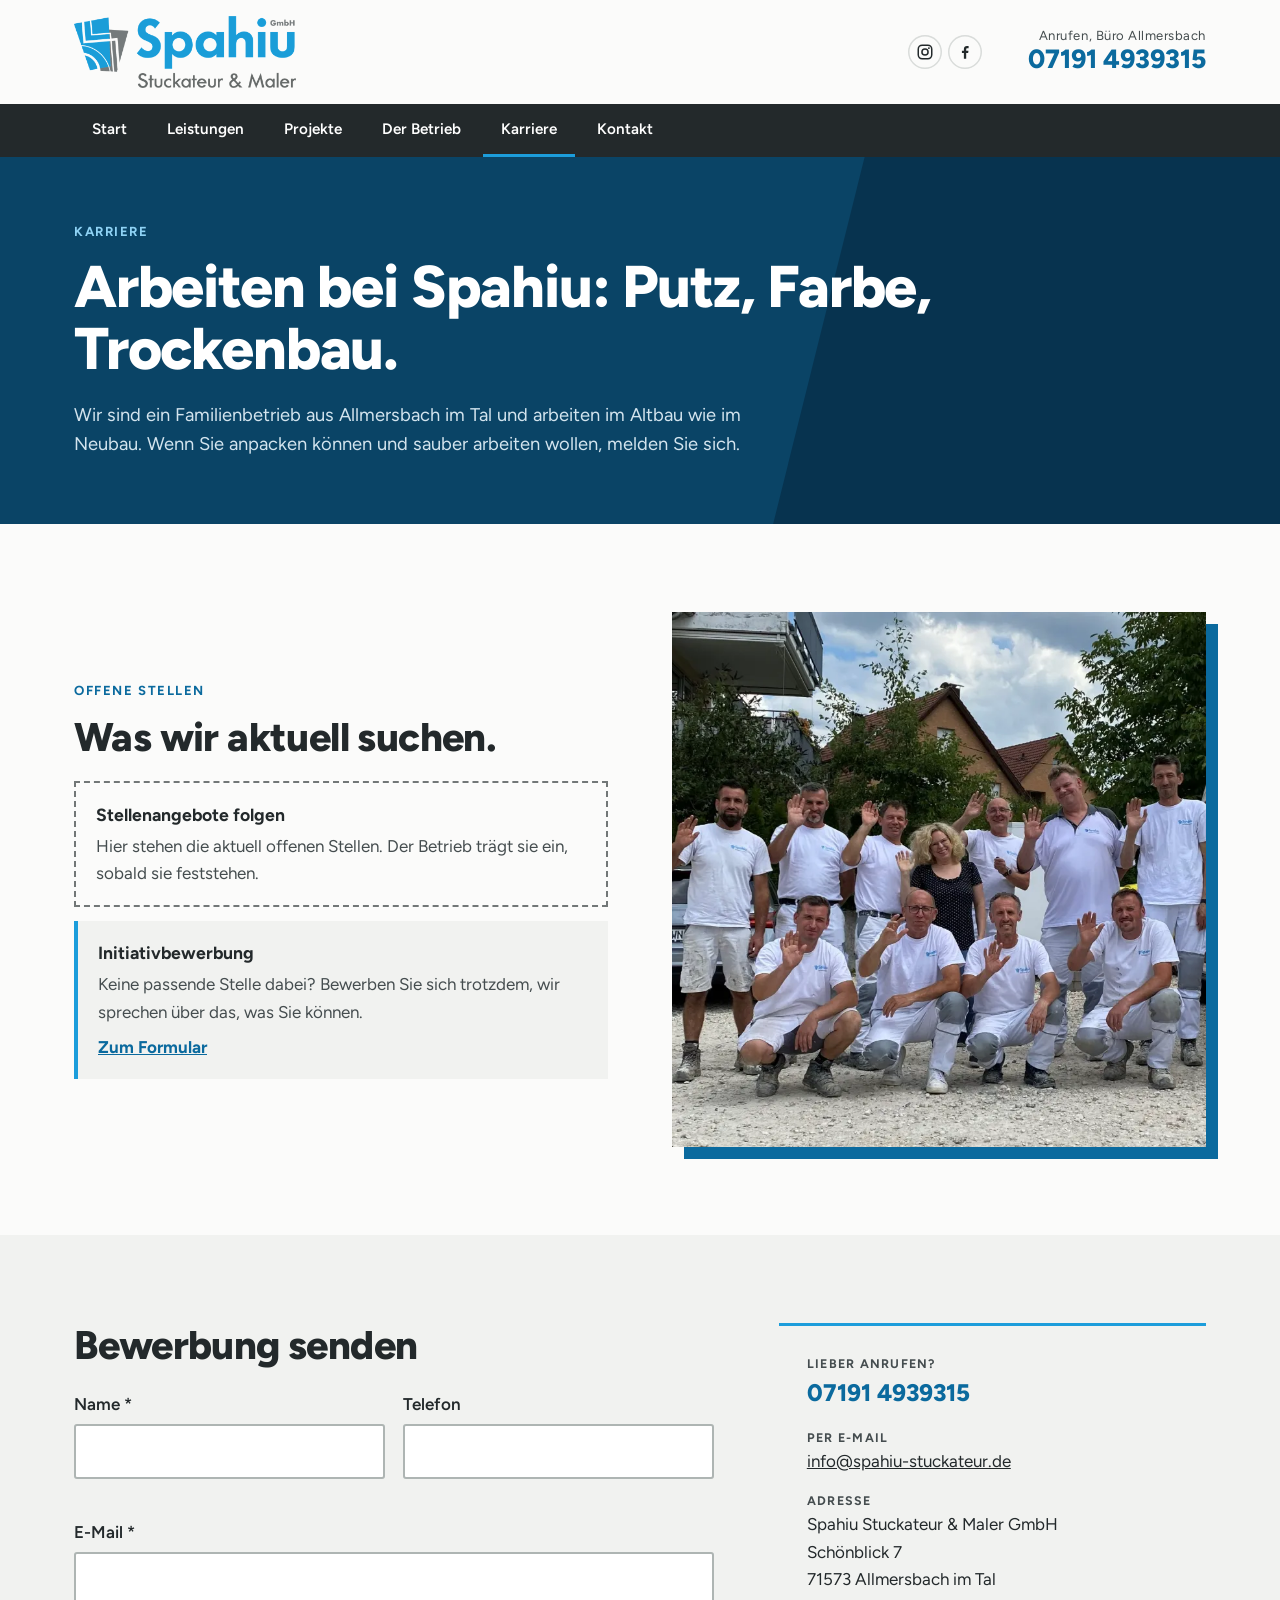
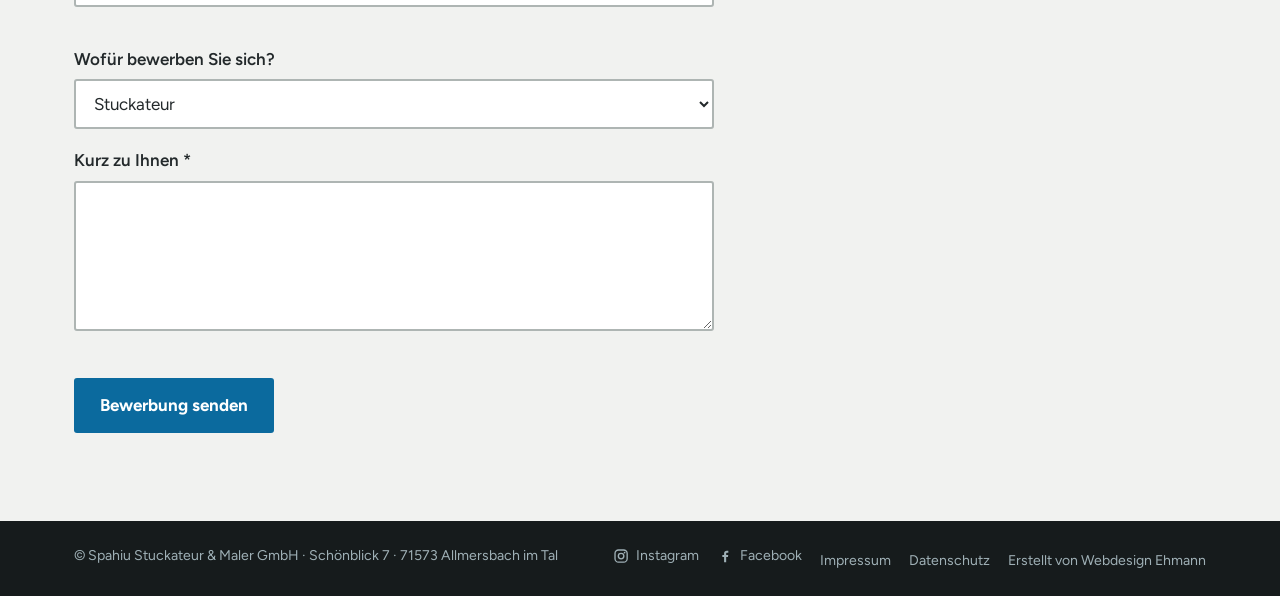
<file: site/karriere.html>
<!DOCTYPE html>
<html lang="de">
<head>
<meta charset="UTF-8">
<meta name="viewport" content="width=device-width, initial-scale=1.0">
<title>Karriere & Bewerbung | Spahiu Stuckateur Allmersbach</title>
<meta name="description" content="Arbeiten bei Spahiu Stuckateur & Maler in Allmersbach im Tal: offene Stellen ansehen oder direkt bewerben. Telefon 07191 4939315.">
<meta name="robots" content="noindex">
<link rel="icon" type="image/png" href="favicon.png">
<link rel="preload" href="fonts/figtree.woff2" as="font" type="font/woff2" crossorigin>
<link rel="stylesheet" href="css/style.css">
<script>(function(d){if('IntersectionObserver' in window&&!matchMedia('(prefers-reduced-motion: reduce)').matches){d.classList.add('js');setTimeout(function(){if(!d.hasAttribute('data-rv'))d.classList.remove('js')},3500)}})(document.documentElement)</script>
</head>
<body>
<a class="skip" href="#inhalt">Zum Inhalt springen</a>
<header>
  <div class="wrap top">
    <a class="logo" href="index.html"><img src="img/logo.png" width="800" height="260" alt="Spahiu GmbH – Stuckateur & Maler, zur Startseite"></a>
    <div class="top-soc"><a href="https://www.instagram.com/spahiustuckateur" target="_blank" rel="noopener" aria-label="Instagram"><svg class="soc-ico" viewBox="0 0 24 24" aria-hidden="true" focusable="false"><rect x="3" y="3" width="18" height="18" rx="5.2" fill="none" stroke="currentColor" stroke-width="2"/><circle cx="12" cy="12" r="4.1" fill="none" stroke="currentColor" stroke-width="2"/><circle cx="17.2" cy="6.8" r="1.3" fill="currentColor"/></svg></a><a href="https://www.facebook.com/spahiustuckateur" target="_blank" rel="noopener" aria-label="Facebook"><svg class="soc-ico" viewBox="0 0 24 24" aria-hidden="true" focusable="false"><path fill="currentColor" d="M13.6 21v-7.6h2.6l.45-3.1H13.6V8.4c0-.9.3-1.5 1.6-1.5h1.6V4.1c-.3 0-1.2-.1-2.3-.1-2.4 0-4 1.4-4 4.1v2.2H7.9v3.1h2.6V21z"/></svg></a></div>
    <div class="call"><small>Anrufen, Büro Allmersbach</small><a href="tel:+4971914939315">07191 4939315</a></div>
  </div>
</header>
<nav class="bar" aria-label="Hauptnavigation"><div class="wrap">
    <a href="index.html">Start</a>
    <a href="leistungen.html">Leistungen</a>
    <a href="projekte.html">Projekte</a>
    <a href="betrieb.html">Der Betrieb</a>
    <a href="karriere.html" aria-current="page">Karriere</a>
    <a href="kontakt.html">Kontakt</a>
</div></nav>
<main id="inhalt">
<section class="pagehead"><div class="wrap">
  <p class="eyebrow">Karriere</p>
  <h1>Arbeiten bei Spahiu: Putz, Farbe, Trockenbau.</h1>
  <p class="lead">Wir sind ein Familienbetrieb aus Allmersbach im Tal und arbeiten im Altbau wie im Neubau. Wenn Sie anpacken können und sauber arbeiten wollen, melden Sie sich.</p>
</div></section>

<section class="sect">
  <div class="wrap split">
    <div>
      <p class="eyebrow">Offene Stellen</p>
      <h2>Was wir aktuell suchen.</h2>
      <div class="jobs">
        <div class="job ph"><b>Stellenangebote folgen</b><span>Hier stehen die aktuell offenen Stellen. Der Betrieb trägt sie ein, sobald sie feststehen.</span></div>
        <div class="job"><b>Initiativbewerbung</b><span>Keine passende Stelle dabei? Bewerben Sie sich trotzdem, wir sprechen über das, was Sie können.</span><a href="#bewerben">Zum Formular</a></div>
      </div>
    </div>
    <img src="img/team.webp" width="823" height="825" alt="Das Spahiu-Team in weißer Arbeitskleidung mit Firmenlogo winkt in die Kamera" loading="lazy">
  </div>
</section>

<section class="sect alt" id="bewerben">
  <div class="wrap kontakt-grid">
    <form class="form" id="contact-form" novalidate>
      <h2 style="margin-bottom:6px">Bewerbung senden</h2>
      <div class="row">
        <div><label for="name">Name *</label><input id="name" name="name" autocomplete="name" required><div class="err" id="name-err"></div></div>
        <div><label for="phone">Telefon</label><input id="phone" name="phone" type="tel" autocomplete="tel"></div>
      </div>
      <div><label for="email">E-Mail *</label><input id="email" name="email" type="email" autocomplete="email" required><div class="err" id="email-err"></div></div>
      <div><label for="art">Wofür bewerben Sie sich?</label>
        <select id="art" name="art"><option>Stuckateur</option><option>Maler</option><option>Trockenbau</option><option>Ausbildung</option><option>Etwas anderes</option></select></div>
      <div><label for="message">Kurz zu Ihnen *</label><textarea id="message" name="message" required></textarea><div class="err" id="message-err"></div></div>
      <div><button class="btn" type="submit">Bewerbung senden</button></div>
      <p class="ok" id="form-status" role="status" hidden></p>
    </form>
    <aside class="side">
      <dl>
        <div><dt>Lieber anrufen?</dt><dd><a href="tel:+4971914939315" style="font-weight:800;font-size:1.5rem;text-decoration:none;color:var(--blue-d)">07191 4939315</a></dd></div>
        <div><dt>Per E-Mail</dt><dd><a href="mailto:info@spahiu-stuckateur.de">info@spahiu-stuckateur.de</a></dd></div>
        <div><dt>Adresse</dt><dd>Spahiu Stuckateur &amp; Maler GmbH<br>Schönblick 7<br>71573 Allmersbach im Tal</dd></div>
      </dl>
    </aside>
  </div>
</section>
</main>
<footer><div class="wrap"><span>© Spahiu Stuckateur &amp; Maler GmbH · Schönblick 7 · 71573 Allmersbach im Tal</span>
<nav aria-label="Rechtliches und Social Media"><a class="soc-f" href="https://www.instagram.com/spahiustuckateur" target="_blank" rel="noopener"><svg class="soc-ico" viewBox="0 0 24 24" aria-hidden="true" focusable="false"><rect x="3" y="3" width="18" height="18" rx="5.2" fill="none" stroke="currentColor" stroke-width="2"/><circle cx="12" cy="12" r="4.1" fill="none" stroke="currentColor" stroke-width="2"/><circle cx="17.2" cy="6.8" r="1.3" fill="currentColor"/></svg>Instagram</a><a class="soc-f" href="https://www.facebook.com/spahiustuckateur" target="_blank" rel="noopener"><svg class="soc-ico" viewBox="0 0 24 24" aria-hidden="true" focusable="false"><path fill="currentColor" d="M13.6 21v-7.6h2.6l.45-3.1H13.6V8.4c0-.9.3-1.5 1.6-1.5h1.6V4.1c-.3 0-1.2-.1-2.3-.1-2.4 0-4 1.4-4 4.1v2.2H7.9v3.1h2.6V21z"/></svg>Facebook</a><a href="impressum.html">Impressum</a><a href="datenschutz.html">Datenschutz</a><a href="https://www.webdesign-ehmann.de" target="_blank" rel="noopener">Erstellt von Webdesign Ehmann</a></nav></div></footer>
<script>var c=document.querySelector('.bar [aria-current]');if(c&&c.scrollIntoView)c.parentNode.scrollLeft=Math.max(0,c.offsetLeft-24);</script>
<script src="js/main.js" defer></script>
</body>
</html>
</file>
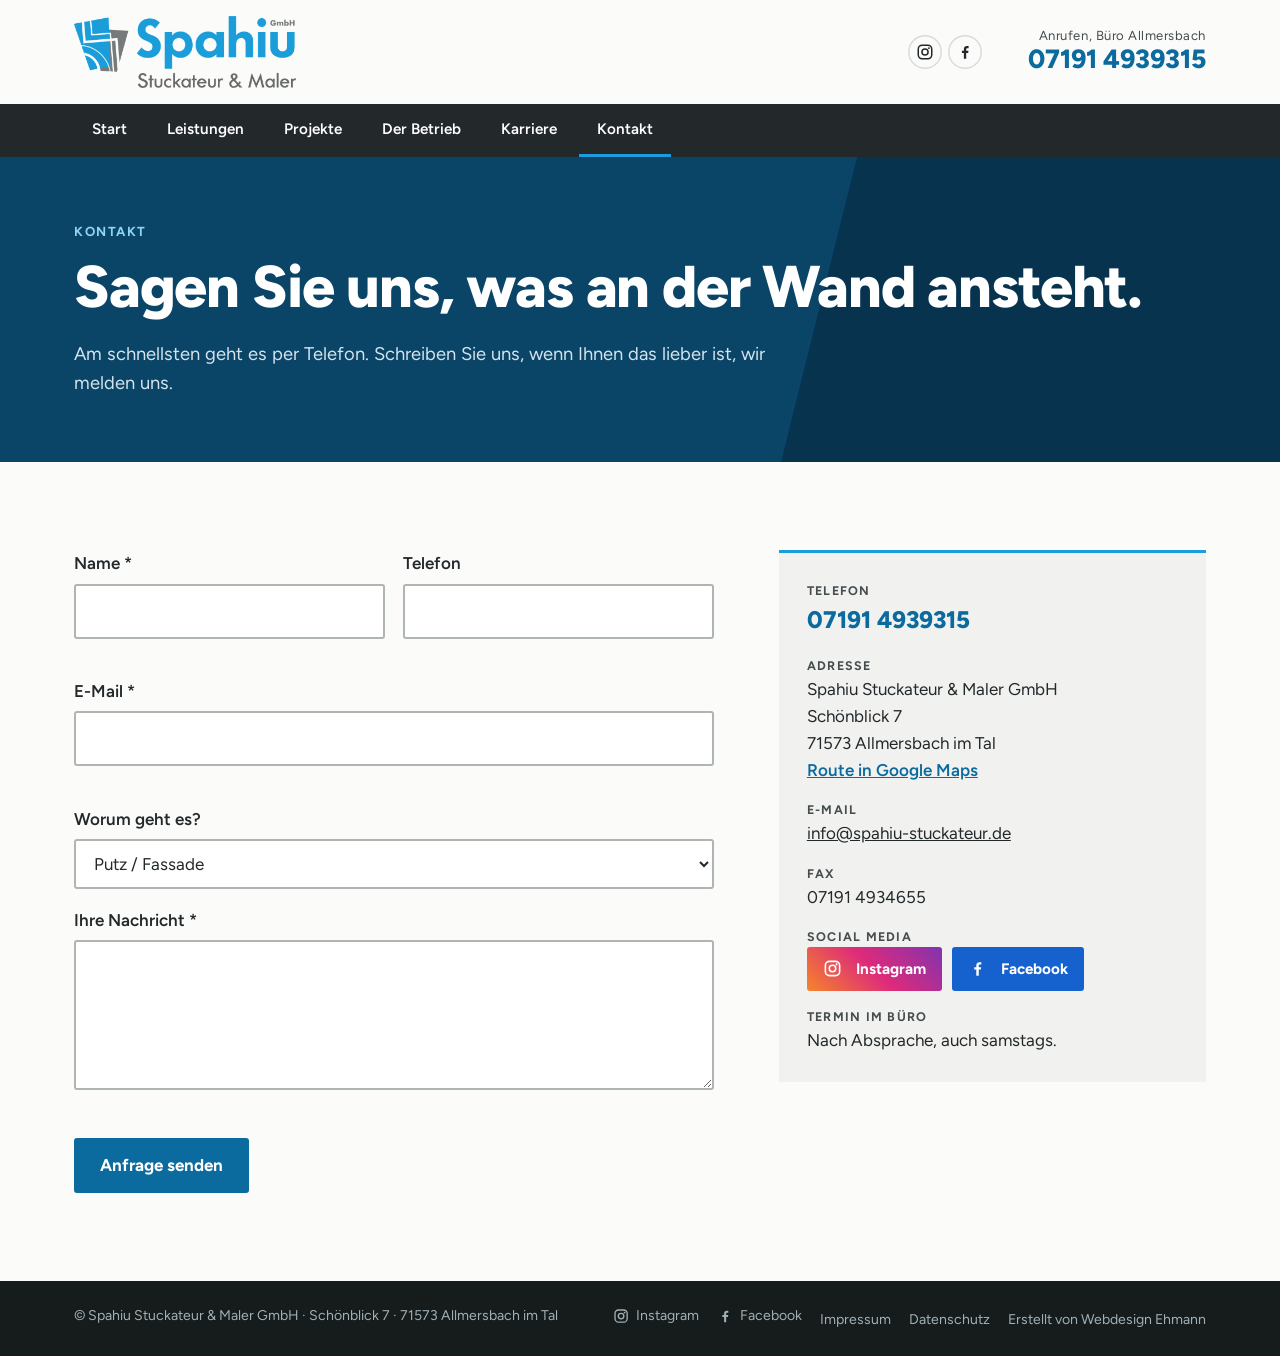
<file: site/kontakt.html>
<!DOCTYPE html>
<html lang="de">
<head>
<meta charset="UTF-8">
<meta name="viewport" content="width=device-width, initial-scale=1.0">
<title>Kontakt & Angebot anfragen | Spahiu Stuckateur Allmersbach</title>
<meta name="description" content="Spahiu Stuckateur & Maler, Schönblick 7, 71573 Allmersbach im Tal. Tel. 07191 4939315. Angebot anfragen oder Termin im Büro vereinbaren.">
<meta name="robots" content="noindex">
<link rel="icon" type="image/png" href="favicon.png">
<link rel="preload" href="fonts/figtree.woff2" as="font" type="font/woff2" crossorigin>
<link rel="stylesheet" href="css/style.css">
<script>(function(d){if('IntersectionObserver' in window&&!matchMedia('(prefers-reduced-motion: reduce)').matches){d.classList.add('js');setTimeout(function(){if(!d.hasAttribute('data-rv'))d.classList.remove('js')},3500)}})(document.documentElement)</script>
</head>
<body>
<a class="skip" href="#inhalt">Zum Inhalt springen</a>
<header>
  <div class="wrap top">
    <a class="logo" href="index.html"><img src="img/logo.png" width="800" height="260" alt="Spahiu GmbH – Stuckateur & Maler, zur Startseite"></a>
    <div class="top-soc"><a href="https://www.instagram.com/spahiustuckateur" target="_blank" rel="noopener" aria-label="Instagram"><svg class="soc-ico" viewBox="0 0 24 24" aria-hidden="true" focusable="false"><rect x="3" y="3" width="18" height="18" rx="5.2" fill="none" stroke="currentColor" stroke-width="2"/><circle cx="12" cy="12" r="4.1" fill="none" stroke="currentColor" stroke-width="2"/><circle cx="17.2" cy="6.8" r="1.3" fill="currentColor"/></svg></a><a href="https://www.facebook.com/spahiustuckateur" target="_blank" rel="noopener" aria-label="Facebook"><svg class="soc-ico" viewBox="0 0 24 24" aria-hidden="true" focusable="false"><path fill="currentColor" d="M13.6 21v-7.6h2.6l.45-3.1H13.6V8.4c0-.9.3-1.5 1.6-1.5h1.6V4.1c-.3 0-1.2-.1-2.3-.1-2.4 0-4 1.4-4 4.1v2.2H7.9v3.1h2.6V21z"/></svg></a></div>
    <div class="call"><small>Anrufen, Büro Allmersbach</small><a href="tel:+4971914939315">07191 4939315</a></div>
  </div>
</header>
<nav class="bar" aria-label="Hauptnavigation"><div class="wrap">
    <a href="index.html">Start</a>
    <a href="leistungen.html">Leistungen</a>
    <a href="projekte.html">Projekte</a>
    <a href="betrieb.html">Der Betrieb</a>
    <a href="karriere.html">Karriere</a>
    <a href="kontakt.html" aria-current="page">Kontakt</a>
</div></nav>
<main id="inhalt">
<section class="pagehead"><div class="wrap">
  <p class="eyebrow">Kontakt</p>
  <h1>Sagen Sie uns, was an der Wand ansteht.</h1>
  <p class="lead">Am schnellsten geht es per Telefon. Schreiben Sie uns, wenn Ihnen das lieber ist, wir melden uns.</p>
</div></section>

<section class="sect">
  <div class="wrap kontakt-grid">
    <form class="form" id="contact-form" novalidate>
      <div class="row">
        <div><label for="name">Name *</label><input id="name" name="name" autocomplete="name" required><div class="err" id="name-err"></div></div>
        <div><label for="phone">Telefon</label><input id="phone" name="phone" type="tel" autocomplete="tel"></div>
      </div>
      <div><label for="email">E-Mail *</label><input id="email" name="email" type="email" autocomplete="email" required><div class="err" id="email-err"></div></div>
      <div><label for="art">Worum geht es?</label>
        <select id="art" name="art"><option>Putz / Fassade</option><option>Wärmedämmung</option><option>Malerarbeiten</option><option>Altbausanierung</option><option>Trockenbau</option><option>Etwas anderes</option></select></div>
      <div><label for="message">Ihre Nachricht *</label><textarea id="message" name="message" required></textarea><div class="err" id="message-err"></div></div>
      <div><button class="btn" type="submit">Anfrage senden</button></div>
      <p class="ok" id="form-status" role="status" hidden></p>
    </form>
    <aside class="side">
      <dl>
        <div><dt>Telefon</dt><dd><a href="tel:+4971914939315" style="font-weight:800;font-size:1.5rem;text-decoration:none;color:var(--blue-d)">07191 4939315</a></dd></div>
        <div><dt>Adresse</dt><dd>Spahiu Stuckateur &amp; Maler GmbH<br>Schönblick 7<br>71573 Allmersbach im Tal<br><a href="https://www.google.com/maps/search/?api=1&amp;query=Sch%C3%B6nblick+7+71573+Allmersbach+im+Tal" target="_blank" rel="noopener" style="color:var(--blue-d);font-weight:600">Route in Google Maps</a></dd></div>
        <div><dt>E-Mail</dt><dd><a href="mailto:info@spahiu-stuckateur.de">info@spahiu-stuckateur.de</a></dd></div>
        <div><dt>Fax</dt><dd>07191 4934655</dd></div>
        <div><dt>Social Media</dt><dd class="soc-row"><a class="soc ig" href="https://www.instagram.com/spahiustuckateur" target="_blank" rel="noopener"><svg class="soc-ico" viewBox="0 0 24 24" aria-hidden="true" focusable="false"><rect x="3" y="3" width="18" height="18" rx="5.2" fill="none" stroke="currentColor" stroke-width="2"/><circle cx="12" cy="12" r="4.1" fill="none" stroke="currentColor" stroke-width="2"/><circle cx="17.2" cy="6.8" r="1.3" fill="currentColor"/></svg>Instagram</a><a class="soc fb" href="https://www.facebook.com/spahiustuckateur" target="_blank" rel="noopener"><svg class="soc-ico" viewBox="0 0 24 24" aria-hidden="true" focusable="false"><path fill="currentColor" d="M13.6 21v-7.6h2.6l.45-3.1H13.6V8.4c0-.9.3-1.5 1.6-1.5h1.6V4.1c-.3 0-1.2-.1-2.3-.1-2.4 0-4 1.4-4 4.1v2.2H7.9v3.1h2.6V21z"/></svg>Facebook</a></dd></div>
        <div><dt>Termin im Büro</dt><dd>Nach Absprache, auch samstags.</dd></div>
      </dl>
    </aside>
  </div>
</section>
</main>
<footer><div class="wrap"><span>© Spahiu Stuckateur &amp; Maler GmbH · Schönblick 7 · 71573 Allmersbach im Tal</span>
<nav aria-label="Rechtliches und Social Media"><a class="soc-f" href="https://www.instagram.com/spahiustuckateur" target="_blank" rel="noopener"><svg class="soc-ico" viewBox="0 0 24 24" aria-hidden="true" focusable="false"><rect x="3" y="3" width="18" height="18" rx="5.2" fill="none" stroke="currentColor" stroke-width="2"/><circle cx="12" cy="12" r="4.1" fill="none" stroke="currentColor" stroke-width="2"/><circle cx="17.2" cy="6.8" r="1.3" fill="currentColor"/></svg>Instagram</a><a class="soc-f" href="https://www.facebook.com/spahiustuckateur" target="_blank" rel="noopener"><svg class="soc-ico" viewBox="0 0 24 24" aria-hidden="true" focusable="false"><path fill="currentColor" d="M13.6 21v-7.6h2.6l.45-3.1H13.6V8.4c0-.9.3-1.5 1.6-1.5h1.6V4.1c-.3 0-1.2-.1-2.3-.1-2.4 0-4 1.4-4 4.1v2.2H7.9v3.1h2.6V21z"/></svg>Facebook</a><a href="impressum.html">Impressum</a><a href="datenschutz.html">Datenschutz</a><a href="https://www.webdesign-ehmann.de" target="_blank" rel="noopener">Erstellt von Webdesign Ehmann</a></nav></div></footer>
<script>var c=document.querySelector('.bar [aria-current]');if(c&&c.scrollIntoView)c.parentNode.scrollLeft=Math.max(0,c.offsetLeft-24);</script>
<script src="js/main.js" defer></script>
</body>
</html>
</file>
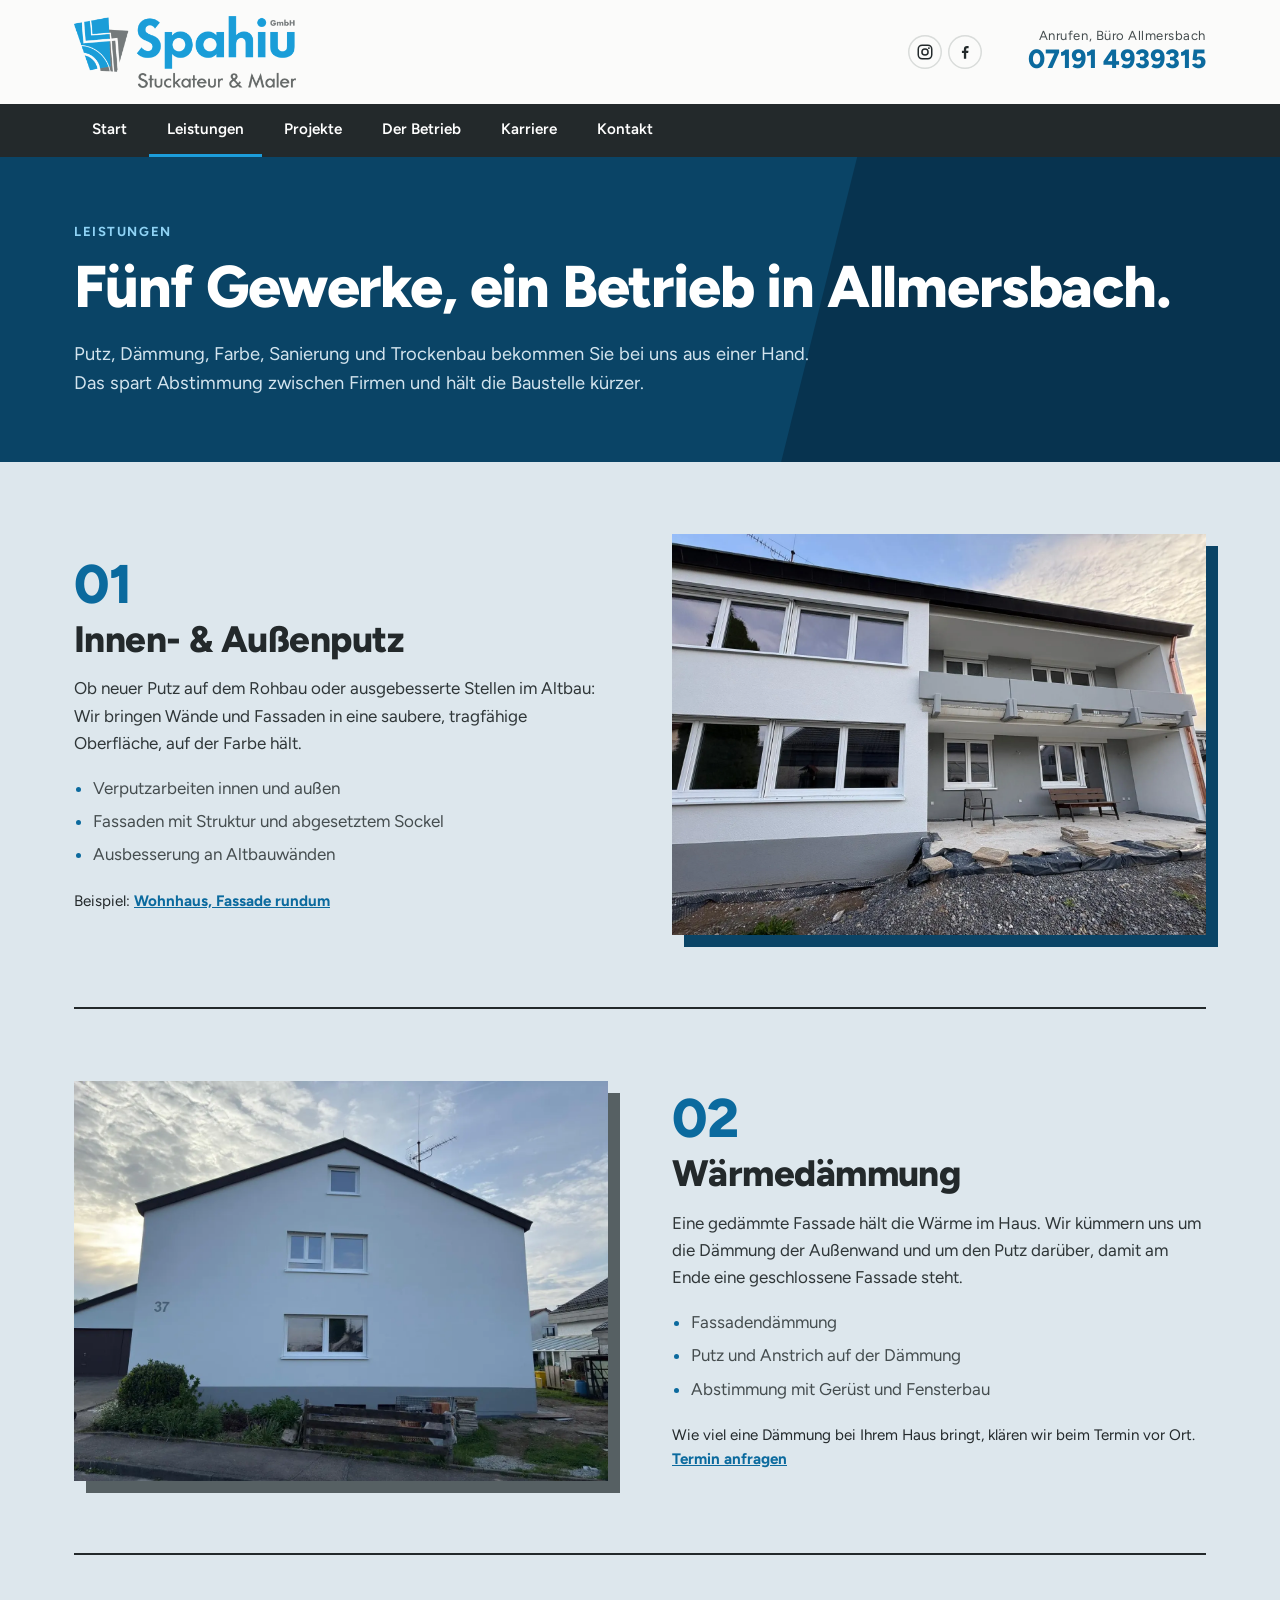
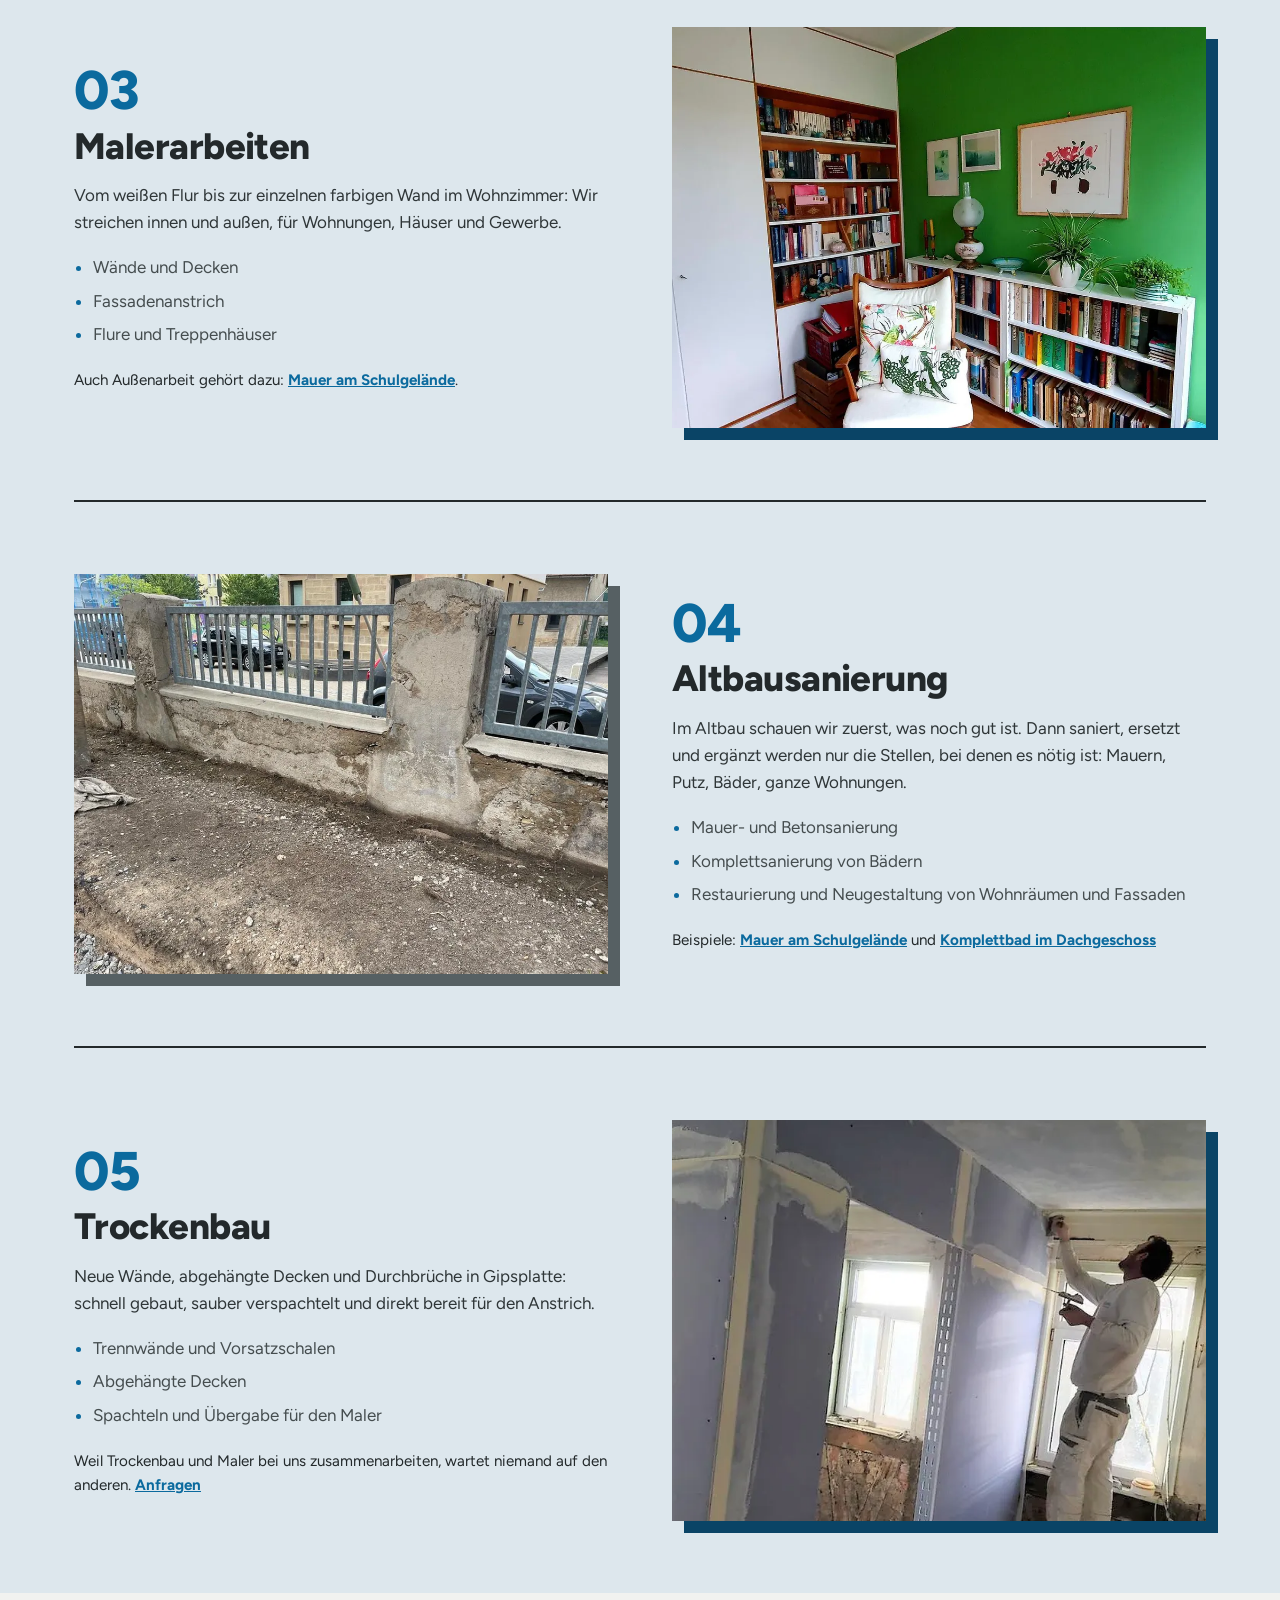
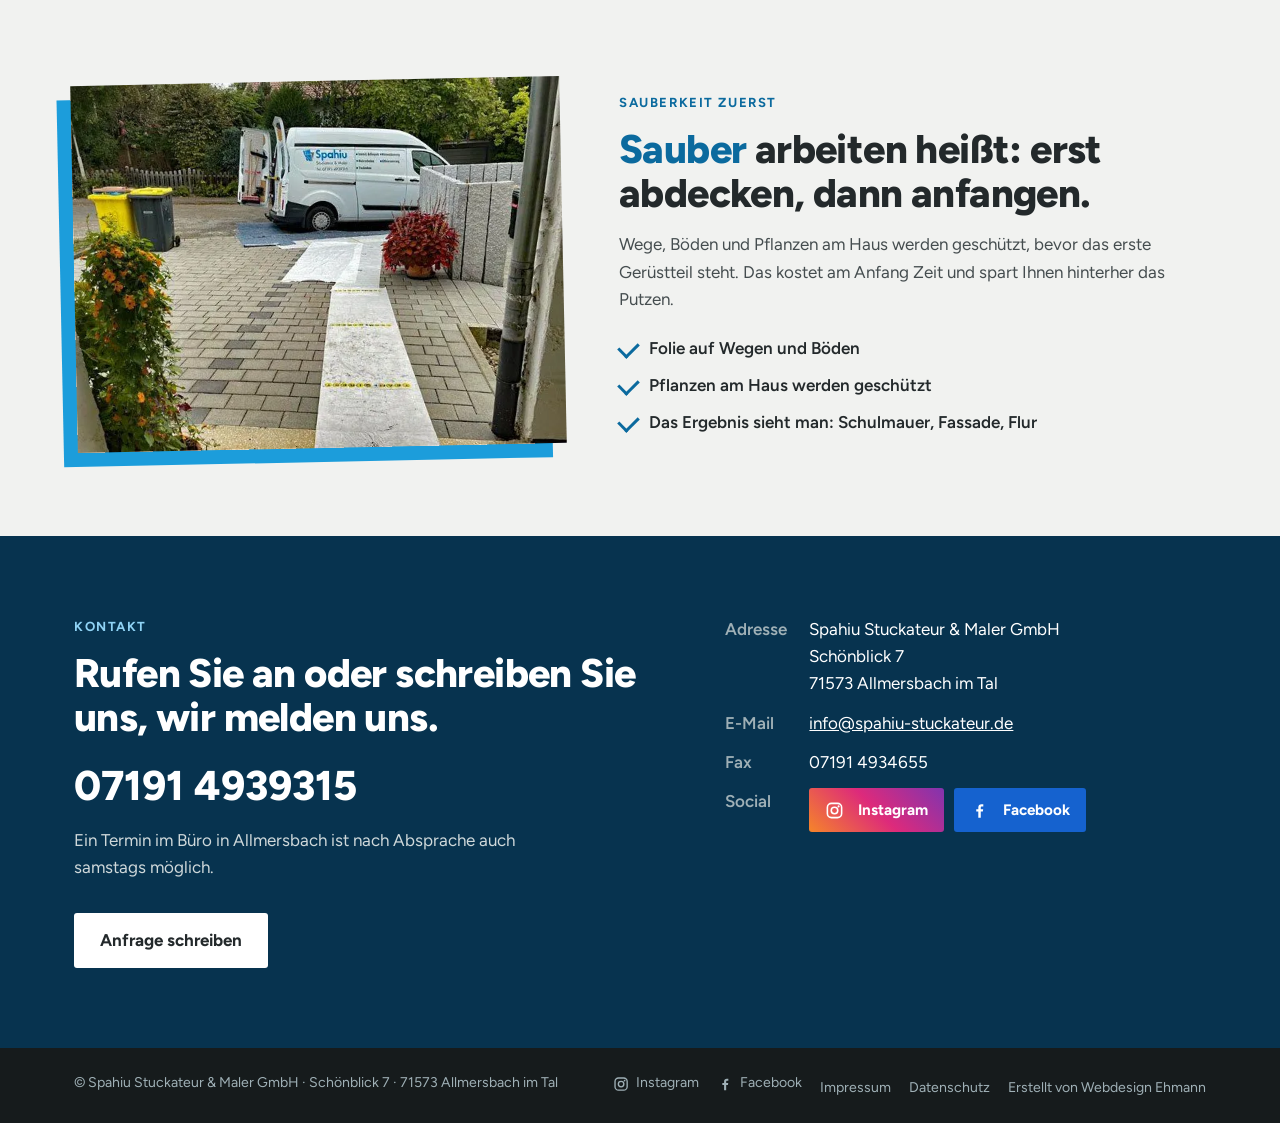
<file: site/leistungen.html>
<!DOCTYPE html>
<html lang="de">
<head>
<meta charset="UTF-8">
<meta name="viewport" content="width=device-width, initial-scale=1.0">
<title>Leistungen: Putz, Dämmung, Maler, Trockenbau | Spahiu</title>
<meta name="description" content="Innen- und Außenputz, Wärmedämmung, Malerarbeiten, Altbausanierung und Trockenbau aus Allmersbach im Tal. Für Privat und Gewerbe.">
<meta name="robots" content="noindex">
<link rel="icon" type="image/png" href="favicon.png">
<link rel="preload" href="fonts/figtree.woff2" as="font" type="font/woff2" crossorigin>
<link rel="stylesheet" href="css/style.css">
<script>(function(d){if('IntersectionObserver' in window&&!matchMedia('(prefers-reduced-motion: reduce)').matches){d.classList.add('js');setTimeout(function(){if(!d.hasAttribute('data-rv'))d.classList.remove('js')},3500)}})(document.documentElement)</script>
</head>
<body>
<a class="skip" href="#inhalt">Zum Inhalt springen</a>
<header>
  <div class="wrap top">
    <a class="logo" href="index.html"><img src="img/logo.png" width="800" height="260" alt="Spahiu GmbH – Stuckateur & Maler, zur Startseite"></a>
    <div class="top-soc"><a href="https://www.instagram.com/spahiustuckateur" target="_blank" rel="noopener" aria-label="Instagram"><svg class="soc-ico" viewBox="0 0 24 24" aria-hidden="true" focusable="false"><rect x="3" y="3" width="18" height="18" rx="5.2" fill="none" stroke="currentColor" stroke-width="2"/><circle cx="12" cy="12" r="4.1" fill="none" stroke="currentColor" stroke-width="2"/><circle cx="17.2" cy="6.8" r="1.3" fill="currentColor"/></svg></a><a href="https://www.facebook.com/spahiustuckateur" target="_blank" rel="noopener" aria-label="Facebook"><svg class="soc-ico" viewBox="0 0 24 24" aria-hidden="true" focusable="false"><path fill="currentColor" d="M13.6 21v-7.6h2.6l.45-3.1H13.6V8.4c0-.9.3-1.5 1.6-1.5h1.6V4.1c-.3 0-1.2-.1-2.3-.1-2.4 0-4 1.4-4 4.1v2.2H7.9v3.1h2.6V21z"/></svg></a></div>
    <div class="call"><small>Anrufen, Büro Allmersbach</small><a href="tel:+4971914939315">07191 4939315</a></div>
  </div>
</header>
<nav class="bar" aria-label="Hauptnavigation"><div class="wrap">
    <a href="index.html">Start</a>
    <a href="leistungen.html" aria-current="page">Leistungen</a>
    <a href="projekte.html">Projekte</a>
    <a href="betrieb.html">Der Betrieb</a>
    <a href="karriere.html">Karriere</a>
    <a href="kontakt.html">Kontakt</a>
</div></nav>
<main id="inhalt">
<section class="pagehead"><div class="wrap">
  <p class="eyebrow">Leistungen</p>
  <h1>Fünf Gewerke, ein Betrieb in Allmersbach.</h1>
  <p class="lead">Putz, Dämmung, Farbe, Sanierung und Trockenbau bekommen Sie bei uns aus einer Hand. Das spart Abstimmung zwischen Firmen und hält die Baustelle kürzer.</p>
</div></section>

<div class="tint"><div class="wrap">
  <section class="lz" id="putz">
    <div class="lz-txt">
      <span class="num">01</span>
      <h2>Innen- &amp; Außenputz</h2>
      <p class="prose" style="margin-top:16px">Ob neuer Putz auf dem Rohbau oder ausgebesserte Stellen im Altbau: Wir bringen Wände und Fassaden in eine saubere, tragfähige Oberfläche, auf der Farbe hält.</p>
      <ul><li>Verputzarbeiten innen und außen</li><li>Fassaden mit Struktur und abgesetztem Sockel</li><li>Ausbesserung an Altbauwänden</li></ul>
      <p class="note">Beispiel: <a href="projekte.html#wohnhaus">Wohnhaus, Fassade rundum</a></p>
    </div>
    <img src="img/haus-sued-nachher.webp" width="1600" height="1200" alt="Verputzte Hausfassade mit grauem Sockel und grau abgesetztem Balkon" loading="lazy">
  </section>

  <section class="lz flip" id="daemmung">
    <div class="lz-txt">
      <span class="num">02</span>
      <h2>Wärmedämmung</h2>
      <p class="prose" style="margin-top:16px">Eine gedämmte Fassade hält die Wärme im Haus. Wir kümmern uns um die Dämmung der Außenwand und um den Putz darüber, damit am Ende eine geschlossene Fassade steht.</p>
      <ul><li>Fassadendämmung</li><li>Putz und Anstrich auf der Dämmung</li><li>Abstimmung mit Gerüst und Fensterbau</li></ul>
      <p class="note">Wie viel eine Dämmung bei Ihrem Haus bringt, klären wir beim Termin vor Ort. <a href="kontakt.html">Termin anfragen</a></p>
    </div>
    <img src="img/haus-west-nachher.webp" width="1400" height="1050" alt="Fertige Hausfassade, Westseite, mit weißen Fenstern und Kupferregenrinne" loading="lazy">
  </section>

  <section class="lz" id="maler">
    <div class="lz-txt">
      <span class="num">03</span>
      <h2>Malerarbeiten</h2>
      <p class="prose" style="margin-top:16px">Vom weißen Flur bis zur einzelnen farbigen Wand im Wohnzimmer: Wir streichen innen und außen, für Wohnungen, Häuser und Gewerbe.</p>
      <ul><li>Wände und Decken</li><li>Fassadenanstrich</li><li>Flure und Treppenhäuser</li></ul>
      <p class="note">Auch Außenarbeit gehört dazu: <a href="projekte.html#schulmauer">Mauer am Schulgelände</a>.</p>
    </div>
    <img src="img/wand-gruen.webp" width="1600" height="758" alt="Wohnzimmerecke mit grün gestrichener Wand und weißen Möbeln" loading="lazy">
  </section>

  <section class="lz flip" id="altbau">
    <div class="lz-txt">
      <span class="num">04</span>
      <h2>Altbausanierung</h2>
      <p class="prose" style="margin-top:16px">Im Altbau schauen wir zuerst, was noch gut ist. Dann saniert, ersetzt und ergänzt werden nur die Stellen, bei denen es nötig ist: Mauern, Putz, Bäder, ganze Wohnungen.</p>
      <ul><li>Mauer- und Betonsanierung</li><li>Komplettsanierung von Bädern</li><li>Restaurierung und Neugestaltung von Wohnräumen und Fassaden</li></ul>
      <p class="note">Beispiele: <a href="projekte.html#schulmauer">Mauer am Schulgelände</a> und <a href="projekte.html#bad">Komplettbad im Dachgeschoss</a></p>
    </div>
    <img src="img/mauer-vorher-2.webp" width="1000" height="750" alt="Stark beschädigte Betonmauer mit Metallzaun vor der Sanierung" loading="lazy">
  </section>

  <section class="lz" id="trockenbau">
    <div class="lz-txt">
      <span class="num">05</span>
      <h2>Trockenbau</h2>
      <p class="prose" style="margin-top:16px">Neue Wände, abgehängte Decken und Durchbrüche in Gipsplatte: schnell gebaut, sauber verspachtelt und direkt bereit für den Anstrich.</p>
      <ul><li>Trennwände und Vorsatzschalen</li><li>Abgehängte Decken</li><li>Spachteln und Übergabe für den Maler</li></ul>
      <p class="note">Weil Trockenbau und Maler bei uns zusammenarbeiten, wartet niemand auf den anderen. <a href="kontakt.html">Anfragen</a></p>
    </div>
    <img src="img/trockenbau.webp" width="700" height="933" alt="Mitarbeiter verspachtelt eine Trockenbauwand in einem Altbauraum" loading="lazy" style="max-height:560px;object-position:50% 30%">
  </section>
</div></div>

<section class="sect sauber light">
  <div class="wrap">
    <img src="img/abdeckung.webp" width="614" height="461" alt="Mit Folie ausgelegter Weg vor einem Haus, dahinter ein Spahiu-Transporter" loading="lazy">
    <div>
      <p class="eyebrow">Sauberkeit zuerst</p>
      <h2><em>Sauber</em> arbeiten heißt: erst abdecken, dann anfangen.</h2>
      <p class="prose" style="margin-top:16px">Wege, Böden und Pflanzen am Haus werden geschützt, bevor das erste Gerüstteil steht. Das kostet am Anfang Zeit und spart Ihnen hinterher das Putzen.</p>
      <ul class="clean"><li>Folie auf Wegen und Böden</li><li>Pflanzen am Haus werden geschützt</li><li>Das Ergebnis sieht man: Schulmauer, Fassade, Flur</li></ul>
    </div>
  </div>
</section>

<section class="contact">
  <div class="wrap grid">
    <div>
      <p class="eyebrow">Kontakt</p>
      <h2>Rufen Sie an oder schreiben Sie uns, wir melden uns.</h2>
      <a class="tel" href="tel:+4971914939315">07191 4939315</a>
      <p style="margin-top:18px;color:#cfd8da;max-width:30em">Ein Termin im Büro in Allmersbach ist nach Absprache auch samstags möglich.</p>
      <div class="btns"><a class="btn w" href="kontakt.html">Anfrage schreiben</a></div>
    </div>
    <div>
      <dl>
        <dt>Adresse</dt><dd>Spahiu Stuckateur &amp; Maler GmbH<br>Schönblick 7<br>71573 Allmersbach im Tal</dd>
        <dt>E-Mail</dt><dd><a href="mailto:info@spahiu-stuckateur.de">info@spahiu-stuckateur.de</a></dd>
        <dt>Fax</dt><dd>07191 4934655</dd>
        <dt>Social</dt><dd class="soc-row"><a class="soc ig" href="https://www.instagram.com/spahiustuckateur" target="_blank" rel="noopener"><svg class="soc-ico" viewBox="0 0 24 24" aria-hidden="true" focusable="false"><rect x="3" y="3" width="18" height="18" rx="5.2" fill="none" stroke="currentColor" stroke-width="2"/><circle cx="12" cy="12" r="4.1" fill="none" stroke="currentColor" stroke-width="2"/><circle cx="17.2" cy="6.8" r="1.3" fill="currentColor"/></svg>Instagram</a><a class="soc fb" href="https://www.facebook.com/spahiustuckateur" target="_blank" rel="noopener"><svg class="soc-ico" viewBox="0 0 24 24" aria-hidden="true" focusable="false"><path fill="currentColor" d="M13.6 21v-7.6h2.6l.45-3.1H13.6V8.4c0-.9.3-1.5 1.6-1.5h1.6V4.1c-.3 0-1.2-.1-2.3-.1-2.4 0-4 1.4-4 4.1v2.2H7.9v3.1h2.6V21z"/></svg>Facebook</a></dd>
      </dl>
    </div>
  </div>
</section>
</main>
<footer><div class="wrap"><span>© Spahiu Stuckateur &amp; Maler GmbH · Schönblick 7 · 71573 Allmersbach im Tal</span>
<nav aria-label="Rechtliches und Social Media"><a class="soc-f" href="https://www.instagram.com/spahiustuckateur" target="_blank" rel="noopener"><svg class="soc-ico" viewBox="0 0 24 24" aria-hidden="true" focusable="false"><rect x="3" y="3" width="18" height="18" rx="5.2" fill="none" stroke="currentColor" stroke-width="2"/><circle cx="12" cy="12" r="4.1" fill="none" stroke="currentColor" stroke-width="2"/><circle cx="17.2" cy="6.8" r="1.3" fill="currentColor"/></svg>Instagram</a><a class="soc-f" href="https://www.facebook.com/spahiustuckateur" target="_blank" rel="noopener"><svg class="soc-ico" viewBox="0 0 24 24" aria-hidden="true" focusable="false"><path fill="currentColor" d="M13.6 21v-7.6h2.6l.45-3.1H13.6V8.4c0-.9.3-1.5 1.6-1.5h1.6V4.1c-.3 0-1.2-.1-2.3-.1-2.4 0-4 1.4-4 4.1v2.2H7.9v3.1h2.6V21z"/></svg>Facebook</a><a href="impressum.html">Impressum</a><a href="datenschutz.html">Datenschutz</a><a href="https://www.webdesign-ehmann.de" target="_blank" rel="noopener">Erstellt von Webdesign Ehmann</a></nav></div></footer>
<script>var c=document.querySelector('.bar [aria-current]');if(c&&c.scrollIntoView)c.parentNode.scrollLeft=Math.max(0,c.offsetLeft-24);</script>
<script src="js/main.js" defer></script>
</body>
</html>
</file>
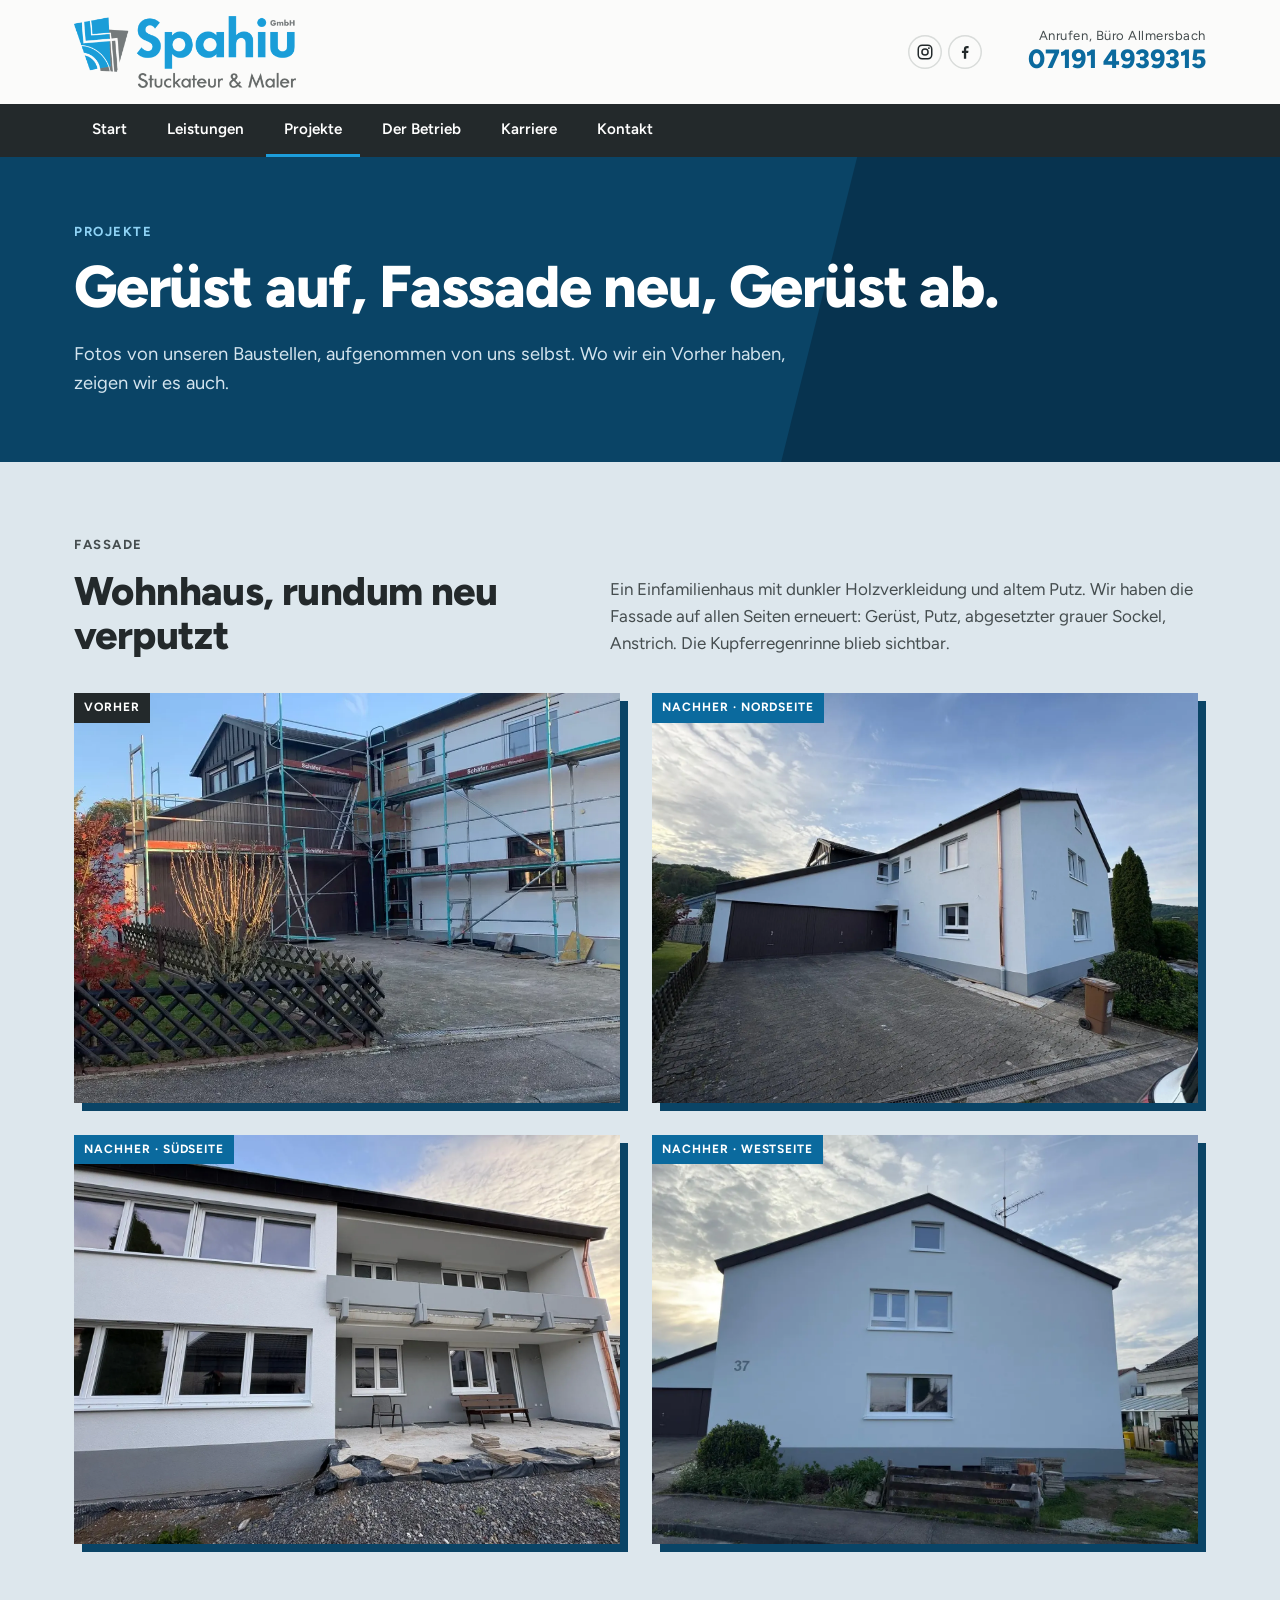
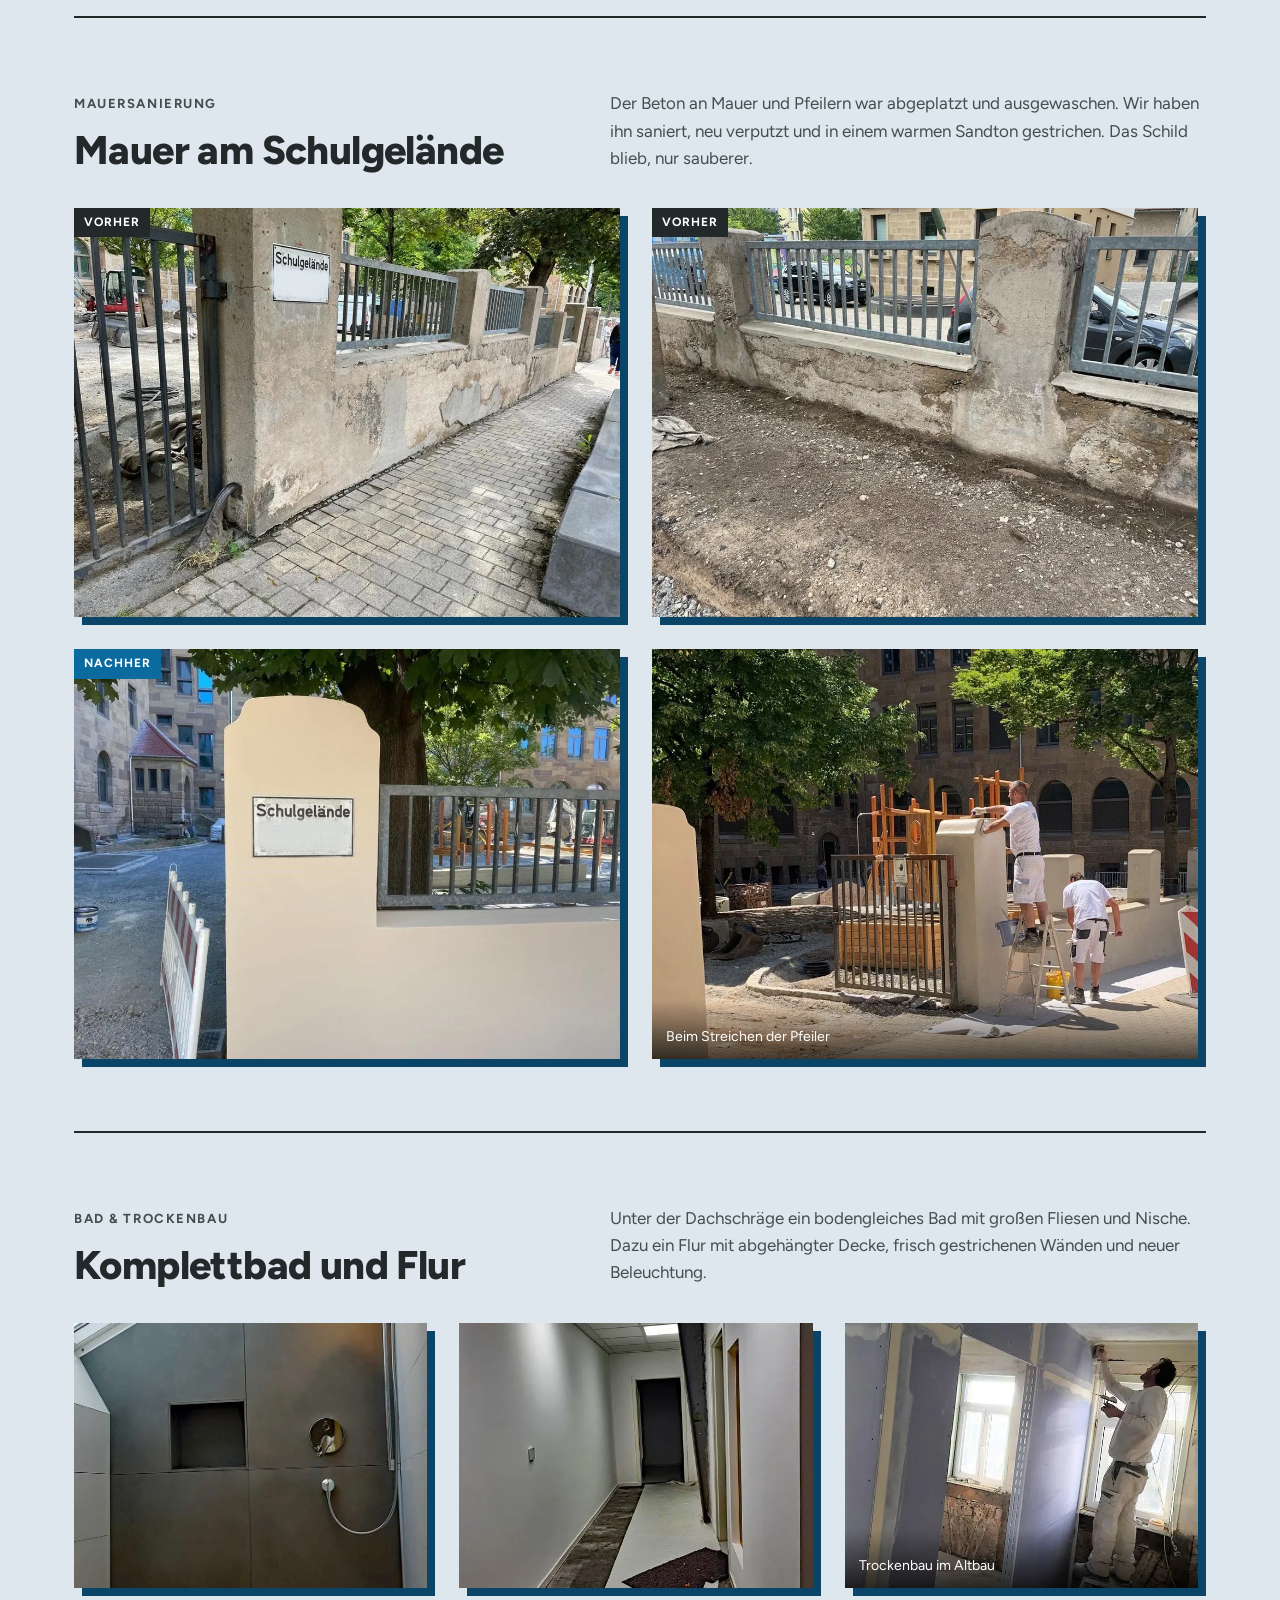
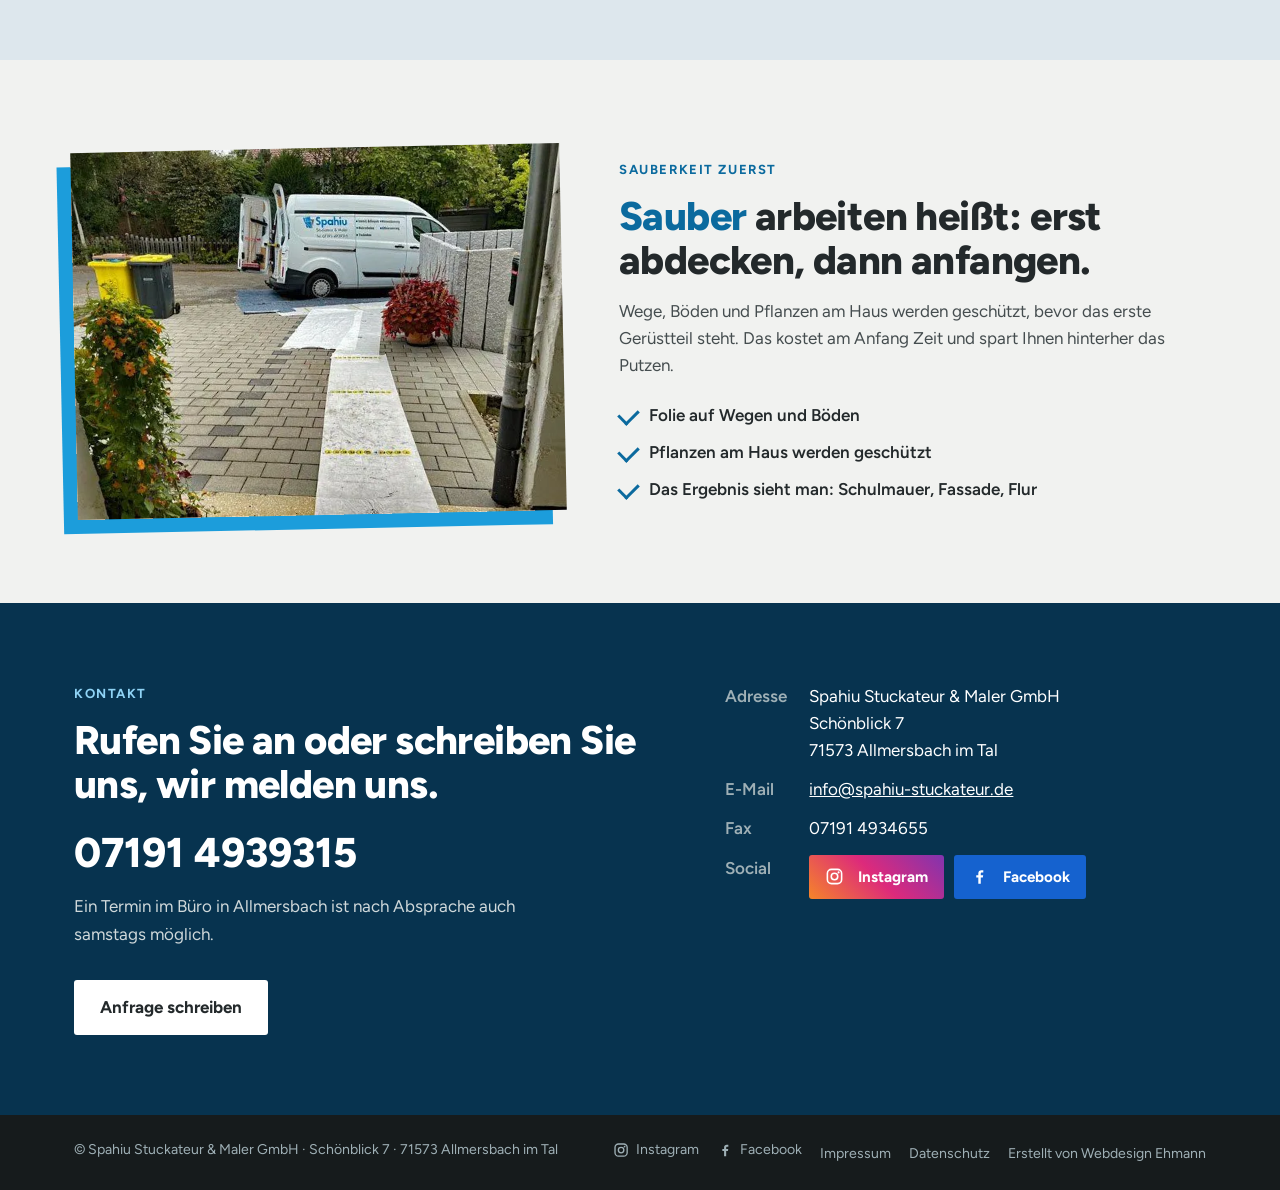
<file: site/projekte.html>
<!DOCTYPE html>
<html lang="de">
<head>
<meta charset="UTF-8">
<meta name="viewport" content="width=device-width, initial-scale=1.0">
<title>Projekte: Fassaden, Mauern, Bäder | Spahiu Stuckateur</title>
<meta name="description" content="Referenzen aus Allmersbach und Umgebung: Fassadensanierung, Mauer am Schulgelände, Komplettbad im Dachgeschoss. Mit Vorher-Nachher-Fotos.">
<meta name="robots" content="noindex">
<link rel="icon" type="image/png" href="favicon.png">
<link rel="preload" href="fonts/figtree.woff2" as="font" type="font/woff2" crossorigin>
<link rel="stylesheet" href="css/style.css">
<script>(function(d){if('IntersectionObserver' in window&&!matchMedia('(prefers-reduced-motion: reduce)').matches){d.classList.add('js');setTimeout(function(){if(!d.hasAttribute('data-rv'))d.classList.remove('js')},3500)}})(document.documentElement)</script>
</head>
<body>
<a class="skip" href="#inhalt">Zum Inhalt springen</a>
<header>
  <div class="wrap top">
    <a class="logo" href="index.html"><img src="img/logo.png" width="800" height="260" alt="Spahiu GmbH – Stuckateur & Maler, zur Startseite"></a>
    <div class="top-soc"><a href="https://www.instagram.com/spahiustuckateur" target="_blank" rel="noopener" aria-label="Instagram"><svg class="soc-ico" viewBox="0 0 24 24" aria-hidden="true" focusable="false"><rect x="3" y="3" width="18" height="18" rx="5.2" fill="none" stroke="currentColor" stroke-width="2"/><circle cx="12" cy="12" r="4.1" fill="none" stroke="currentColor" stroke-width="2"/><circle cx="17.2" cy="6.8" r="1.3" fill="currentColor"/></svg></a><a href="https://www.facebook.com/spahiustuckateur" target="_blank" rel="noopener" aria-label="Facebook"><svg class="soc-ico" viewBox="0 0 24 24" aria-hidden="true" focusable="false"><path fill="currentColor" d="M13.6 21v-7.6h2.6l.45-3.1H13.6V8.4c0-.9.3-1.5 1.6-1.5h1.6V4.1c-.3 0-1.2-.1-2.3-.1-2.4 0-4 1.4-4 4.1v2.2H7.9v3.1h2.6V21z"/></svg></a></div>
    <div class="call"><small>Anrufen, Büro Allmersbach</small><a href="tel:+4971914939315">07191 4939315</a></div>
  </div>
</header>
<nav class="bar" aria-label="Hauptnavigation"><div class="wrap">
    <a href="index.html">Start</a>
    <a href="leistungen.html">Leistungen</a>
    <a href="projekte.html" aria-current="page">Projekte</a>
    <a href="betrieb.html">Der Betrieb</a>
    <a href="karriere.html">Karriere</a>
    <a href="kontakt.html">Kontakt</a>
</div></nav>
<main id="inhalt">
<section class="pagehead"><div class="wrap">
  <p class="eyebrow">Projekte</p>
  <h1>Gerüst auf, Fassade neu, Gerüst ab.</h1>
  <p class="lead">Fotos von unseren Baustellen, aufgenommen von uns selbst. Wo wir ein Vorher haben, zeigen wir es auch.</p>
</div></section>

<div class="tint"><div class="wrap">
  <section class="proj" id="wohnhaus">
    <header>
      <div><p class="eyebrow">Fassade</p><h2>Wohnhaus, rundum neu verputzt</h2></div>
      <p>Ein Einfamilienhaus mit dunkler Holzverkleidung und altem Putz. Wir haben die Fassade auf allen Seiten erneuert: Gerüst, Putz, abgesetzter grauer Sockel, Anstrich. Die Kupferregenrinne blieb sichtbar.</p>
    </header>
    <div class="gal">
      <figure class="s6 a43"><img src="img/haus-nord-vorher.webp" width="1200" height="900" alt="Wohnhaus unter Gerüst vor dem neuen Putz" loading="lazy"><span class="tagc">Vorher</span></figure>
      <figure class="s6 a43"><img src="img/haus-nord-nachher.webp" width="1200" height="900" alt="Wohnhaus nach der Sanierung, Nordseite" loading="lazy"><span class="tagc n">Nachher · Nordseite</span></figure>
      <figure class="s6 a43"><img src="img/haus-sued-nachher.webp" width="1200" height="900" alt="Rückseite des Hauses mit grauem Balkon, fertig verputzt" loading="lazy"><span class="tagc n">Nachher · Südseite</span></figure>
      <figure class="s6 a43"><img src="img/haus-west-nachher.webp" width="1200" height="900" alt="Westseite des Hauses mit neuen weißen Fenstern" loading="lazy"><span class="tagc n">Nachher · Westseite</span></figure>
    </div>
  </section>

  <section class="proj" id="schulmauer">
    <header>
      <div><p class="eyebrow">Mauersanierung</p><h2>Mauer am Schulgelände</h2></div>
      <p>Der Beton an Mauer und Pfeilern war abgeplatzt und ausgewaschen. Wir haben ihn saniert, neu verputzt und in einem warmen Sandton gestrichen. Das Schild blieb, nur sauberer.</p>
    </header>
    <div class="gal">
      <figure class="s6 a43"><img src="img/mauer-vorher.webp" width="1200" height="900" alt="Abgeplatzte Mauer am Schulgelände" loading="lazy"><span class="tagc">Vorher</span></figure>
      <figure class="s6 a43"><img src="img/mauer-vorher-2.webp" width="1200" height="900" alt="Betonsockel mit tiefen Schäden und freigelegtem Boden" loading="lazy"><span class="tagc">Vorher</span></figure>
      <figure class="s6 a43"><img src="img/mauer-nachher.webp" width="1200" height="900" alt="Neu verputzter, sandfarbener Pfeiler mit Schulgelände-Schild" loading="lazy"><span class="tagc n">Nachher</span></figure>
      <figure class="s6 a43"><img src="img/mauer-arbeit.webp" width="1200" height="900" alt="Zwei Maler streichen einen Mauerpfeiler vor einem Spielplatz" loading="lazy"><figcaption class="cp">Beim Streichen der Pfeiler</figcaption></figure>
    </div>
  </section>

  <section class="proj" id="bad">
    <header>
      <div><p class="eyebrow">Bad &amp; Trockenbau</p><h2>Komplettbad und Flur</h2></div>
      <p>Unter der Dachschräge ein bodengleiches Bad mit großen Fliesen und Nische. Dazu ein Flur mit abgehängter Decke, frisch gestrichenen Wänden und neuer Beleuchtung.</p>
    </header>
    <div class="gal">
      <figure class="s4 a43"><img src="img/bad.webp" width="1200" height="900" alt="Dusche unter der Dachschräge mit großformatigen dunklen Fliesen" loading="lazy"></figure>
      <figure class="s4 a43"><img src="img/flur.webp" width="1200" height="900" alt="Flur mit abgehängter Decke und frisch gestrichenen weißen Wänden" loading="lazy"></figure>
      <figure class="s4 a43"><img src="img/trockenbau.webp" width="1200" height="900" alt="Trockenbauwand im Altbau wird verspachtelt" loading="lazy"><figcaption class="cp">Trockenbau im Altbau</figcaption></figure>
    </div>
  </section>
</div></div>

<section class="sect sauber light">
  <div class="wrap">
    <img src="img/abdeckung.webp" width="614" height="461" alt="Mit Folie ausgelegter Weg vor einem Haus, dahinter ein Spahiu-Transporter" loading="lazy">
    <div>
      <p class="eyebrow">Sauberkeit zuerst</p>
      <h2><em>Sauber</em> arbeiten heißt: erst abdecken, dann anfangen.</h2>
      <p class="prose" style="margin-top:16px">Wege, Böden und Pflanzen am Haus werden geschützt, bevor das erste Gerüstteil steht. Das kostet am Anfang Zeit und spart Ihnen hinterher das Putzen.</p>
      <ul class="clean"><li>Folie auf Wegen und Böden</li><li>Pflanzen am Haus werden geschützt</li><li>Das Ergebnis sieht man: Schulmauer, Fassade, Flur</li></ul>
    </div>
  </div>
</section>

<section class="contact">
  <div class="wrap grid">
    <div>
      <p class="eyebrow">Kontakt</p>
      <h2>Rufen Sie an oder schreiben Sie uns, wir melden uns.</h2>
      <a class="tel" href="tel:+4971914939315">07191 4939315</a>
      <p style="margin-top:18px;color:#cfd8da;max-width:30em">Ein Termin im Büro in Allmersbach ist nach Absprache auch samstags möglich.</p>
      <div class="btns"><a class="btn w" href="kontakt.html">Anfrage schreiben</a></div>
    </div>
    <div>
      <dl>
        <dt>Adresse</dt><dd>Spahiu Stuckateur &amp; Maler GmbH<br>Schönblick 7<br>71573 Allmersbach im Tal</dd>
        <dt>E-Mail</dt><dd><a href="mailto:info@spahiu-stuckateur.de">info@spahiu-stuckateur.de</a></dd>
        <dt>Fax</dt><dd>07191 4934655</dd>
        <dt>Social</dt><dd class="soc-row"><a class="soc ig" href="https://www.instagram.com/spahiustuckateur" target="_blank" rel="noopener"><svg class="soc-ico" viewBox="0 0 24 24" aria-hidden="true" focusable="false"><rect x="3" y="3" width="18" height="18" rx="5.2" fill="none" stroke="currentColor" stroke-width="2"/><circle cx="12" cy="12" r="4.1" fill="none" stroke="currentColor" stroke-width="2"/><circle cx="17.2" cy="6.8" r="1.3" fill="currentColor"/></svg>Instagram</a><a class="soc fb" href="https://www.facebook.com/spahiustuckateur" target="_blank" rel="noopener"><svg class="soc-ico" viewBox="0 0 24 24" aria-hidden="true" focusable="false"><path fill="currentColor" d="M13.6 21v-7.6h2.6l.45-3.1H13.6V8.4c0-.9.3-1.5 1.6-1.5h1.6V4.1c-.3 0-1.2-.1-2.3-.1-2.4 0-4 1.4-4 4.1v2.2H7.9v3.1h2.6V21z"/></svg>Facebook</a></dd>
      </dl>
    </div>
  </div>
</section>
</main>
<footer><div class="wrap"><span>© Spahiu Stuckateur &amp; Maler GmbH · Schönblick 7 · 71573 Allmersbach im Tal</span>
<nav aria-label="Rechtliches und Social Media"><a class="soc-f" href="https://www.instagram.com/spahiustuckateur" target="_blank" rel="noopener"><svg class="soc-ico" viewBox="0 0 24 24" aria-hidden="true" focusable="false"><rect x="3" y="3" width="18" height="18" rx="5.2" fill="none" stroke="currentColor" stroke-width="2"/><circle cx="12" cy="12" r="4.1" fill="none" stroke="currentColor" stroke-width="2"/><circle cx="17.2" cy="6.8" r="1.3" fill="currentColor"/></svg>Instagram</a><a class="soc-f" href="https://www.facebook.com/spahiustuckateur" target="_blank" rel="noopener"><svg class="soc-ico" viewBox="0 0 24 24" aria-hidden="true" focusable="false"><path fill="currentColor" d="M13.6 21v-7.6h2.6l.45-3.1H13.6V8.4c0-.9.3-1.5 1.6-1.5h1.6V4.1c-.3 0-1.2-.1-2.3-.1-2.4 0-4 1.4-4 4.1v2.2H7.9v3.1h2.6V21z"/></svg>Facebook</a><a href="impressum.html">Impressum</a><a href="datenschutz.html">Datenschutz</a><a href="https://www.webdesign-ehmann.de" target="_blank" rel="noopener">Erstellt von Webdesign Ehmann</a></nav></div></footer>
<script>var c=document.querySelector('.bar [aria-current]');if(c&&c.scrollIntoView)c.parentNode.scrollLeft=Math.max(0,c.offsetLeft-24);</script>
<script src="js/main.js" defer></script>
</body>
</html>
</file>
<file: site/css/style.css>
@font-face{font-family:"Figtree";font-style:normal;font-weight:300 900;font-display:swap;src:url(../fonts/figtree.woff2) format("woff2")}

/* Tokens
   blue-d: Logo-Blau abgedunkelt, damit weiße Schrift auf Buttons AA erreicht
   navy/slate: tiefes Blau und dunkles Logo-Grau als Farbfelder, damit helle Fotos (weiße Fassaden, Himmel) nicht auf hellem Grund verschwimmen
   tint: kühler Grund statt Weiß hinter Fotogalerien
   plate-*: Grau/Blau aus dem Logo, steht hinter den Fotos wie die gekippten Platten
   radius: bewusst fast eckig (3px) – Gipsplatten haben Kanten */
:root{
  --blue:#1c9ddb; --blue-d:#0b6a9e; --grey:#727777; --ink:#23292b; --ink-2:#161b1c;
  --navy:#0a4466; --navy-2:#07334f; --slate:#566063; --tint:#dde7ed; --sky:#8fd3f5; --plaster:#f1f2f0; --paper:#fbfbfa; --line:#d9dcda; --mute:#454d4f;
  --r:3px; --maxw:1180px;
}
*{box-sizing:border-box;margin:0}
html{scroll-behavior:smooth}
body{min-height:100vh;display:flex;flex-direction:column;font-family:"Figtree",system-ui,sans-serif;color:var(--ink);background:var(--paper);line-height:1.6;font-size:17px}
main{flex:1}
img{max-width:100%;display:block;height:auto}
a{color:inherit}
:focus-visible{outline:3px solid var(--blue);outline-offset:3px}
.wrap{max-width:var(--maxw);margin:0 auto;padding-inline:24px}
.skip{position:absolute;left:-999px;top:0;background:#fff;padding:10px 16px;z-index:99}
.skip:focus{left:8px;top:8px}

/* Header: zwei Ebenen */
.top{padding-block:16px;display:flex;align-items:center;justify-content:space-between;gap:24px;flex-wrap:wrap}
.top .logo img{height:72px;width:auto}
.call{text-align:right;line-height:1.2}
.call small{display:block;color:var(--mute);font-size:.82rem;letter-spacing:.04em}
.call a{font-weight:800;font-size:1.65rem;text-decoration:none;color:var(--blue-d)}
.bar{background:var(--ink);position:sticky;top:0;z-index:50}
.bar .wrap{display:flex;gap:4px;flex-wrap:wrap}
.bar a{color:#fff;text-decoration:none;font-weight:600;font-size:.95rem;padding:13px 18px;border-bottom:3px solid transparent}
.bar a:hover,.bar a[aria-current="page"]{border-color:var(--blue)}

/* Typo */
.eyebrow{font-weight:700;font-size:.82rem;letter-spacing:.12em;text-transform:uppercase;color:var(--blue-d);margin-bottom:14px}
h1{font-size:clamp(2.2rem,4.6vw,3.7rem);line-height:1.04;font-weight:800;letter-spacing:-.02em}
h1 em{font-style:normal;color:var(--blue-d)}
h2{font-size:clamp(1.8rem,3.2vw,2.5rem);line-height:1.1;font-weight:800;letter-spacing:-.015em;max-width:21em}
h3{font-size:1.3rem;line-height:1.2}
.lead{margin-top:22px;font-size:1.15rem;max-width:34em;color:#3d4547}
.prose p+p{margin-top:16px}
.prose{max-width:38em;color:#2f3638}

/* Buttons */
.btns{display:flex;gap:14px;margin-top:32px;flex-wrap:wrap}
.btn{display:inline-block;padding:14px 26px;font:inherit;font-weight:700;text-decoration:none;border:0;cursor:pointer;border-radius:var(--r);background:var(--blue-d);color:#fff}
.btn:hover{background:#085580}
.btn.o{background:none;color:var(--ink);box-shadow:inset 0 0 0 2px var(--ink)}
.btn.o:hover{background:var(--ink);color:#fff}
.btn.w{background:#fff;color:var(--ink)}
.btn.w:hover{background:var(--blue);color:#06141c}

/* Sektionen */
.sect{padding-block:88px}
.sect.alt{background:var(--plaster)}
.sect.tight{padding-block:56px}
.pagehead{padding-block:64px 64px;background:var(--navy);color:#fff;position:relative;overflow:hidden}
.pagehead::before{content:"";position:absolute;right:-6%;top:-30%;width:42%;height:160%;background:var(--navy-2);transform:skewX(-14deg)}
.pagehead .wrap{position:relative}
.pagehead .eyebrow{color:var(--sky)}
.pagehead .lead{color:#d3e4ee}
.pagehead .lead{max-width:40em}

/* Hero */
.hero{padding-block:72px 96px;display:grid;grid-template-columns:1.05fr 1fr;gap:64px;align-items:center}
/* Signatur: Plattenstapel aus dem Logo hinter dem Foto */
.stack{position:relative;aspect-ratio:4/4.3}
.stack::before,.stack::after{content:"";position:absolute;inset:6% 4% 4% 8%}
.stack::before{background:var(--grey);transform:rotate(5deg);opacity:.9}
.stack::after{background:var(--blue);transform:rotate(-4deg)}
.stack img{position:absolute;inset:0 6% 6% 0;width:94%;height:94%;object-fit:cover;z-index:2;transform:rotate(-.6deg)}
.stack figcaption{position:absolute;z-index:3;right:-4px;bottom:-6px;background:var(--ink);color:#fff;font-size:.8rem;padding:6px 12px;font-weight:600}
.stack.rev::before{transform:rotate(-5deg)}
.stack.rev::after{transform:rotate(4deg);inset:6% 8% 4% 4%}

/* Leistungsliste (Start) */
.services{margin-top:44px;display:grid;grid-template-columns:repeat(2,1fr);gap:0 64px}
.service{padding:24px 0;border-top:2px solid var(--ink);display:grid;grid-template-columns:70px 1fr;gap:6px 18px;text-decoration:none}
.service b{font-size:2.6rem;line-height:1;color:var(--blue);font-weight:800}
.service p{grid-column:2;color:var(--mute)}
.service:hover h3{color:var(--blue-d);text-decoration:underline;text-underline-offset:4px}

/* Leistungs-Detail */
.lz{display:grid;grid-template-columns:1fr 1fr;gap:64px;align-items:center;padding-block:72px;border-top:2px solid var(--ink)}
.lz:first-of-type{border-top:0}
.lz.flip .lz-txt{order:2}
.lz .num{font-size:3.4rem;line-height:1;font-weight:800;color:var(--blue-d)}
.lz h2{font-size:clamp(1.7rem,3vw,2.3rem);margin-top:8px}
.lz ul{margin-top:18px;padding-left:1.1em;color:var(--mute)}
.lz li+li{margin-top:6px}
.lz li::marker{color:var(--blue-d)}
.lz img{width:100%;object-fit:cover;aspect-ratio:4/3}
.lz .note{margin-top:20px;font-size:.95rem}
.lz .note a{color:var(--blue-d);font-weight:700}

/* Vorher/Nachher */
.pairs{margin-top:44px;display:grid;grid-template-columns:1fr 1fr;gap:36px 40px}
.pair{display:grid;grid-template-columns:1fr 1fr;gap:10px 26px}
.pair figure{position:relative}
.pair img{width:100%;aspect-ratio:3/4;object-fit:cover}
.pair figcaption,.tagc{position:absolute;left:0;top:0;background:var(--ink);color:#fff;font-size:.75rem;font-weight:700;letter-spacing:.08em;text-transform:uppercase;padding:5px 10px}
.pair figure.n figcaption,.tagc.n{background:var(--blue-d)}
.pair .cap{grid-column:1/-1;font-size:.95rem;color:var(--mute)}
.pair .cap b{color:var(--ink)}

/* Projekt-Seite */
.proj{padding-block:72px;border-top:2px solid var(--ink)}
.proj:first-of-type{border-top:0}
.proj header{display:grid;grid-template-columns:.9fr 1.1fr;gap:48px;align-items:end;margin-bottom:36px}
.proj header p{color:var(--mute)}
.gal{display:grid;gap:32px 32px;padding-right:8px;grid-template-columns:repeat(12,1fr)}
.gal figure{position:relative;overflow:hidden;background:var(--plaster)}
.gal img{width:100%;height:100%;object-fit:cover}
.gal .s4{grid-column:span 4}.gal .s5{grid-column:span 5}.gal .s6{grid-column:span 6}.gal .s7{grid-column:span 7}.gal .s8{grid-column:span 8}
.gal .a43{aspect-ratio:4/3}.gal .a34{aspect-ratio:3/4}.gal .a32{aspect-ratio:3/2}
.gal figcaption.cp{position:absolute;left:0;right:0;bottom:0;padding:26px 14px 10px;background:linear-gradient(0deg,rgba(0,0,0,.7),transparent);color:#fff;font-size:.88rem}

/* Betrieb */
.about{display:grid;grid-template-columns:.8fr 1.2fr;gap:64px;align-items:start}
.about img{width:100%;aspect-ratio:4/4.2;object-fit:cover;object-position:75% 20%}
.steps{margin-top:30px;display:grid;grid-template-columns:repeat(4,1fr);counter-reset:s}
.steps div{padding:14px 16px 0 0;border-top:3px solid var(--blue);counter-increment:s}
.steps div::before{content:counter(s,decimal-leading-zero);font-weight:800;color:var(--grey);font-size:.85rem;display:block}
.steps b{display:block;font-size:1.05rem}
.steps span{font-size:.9rem;color:var(--mute);display:block;line-height:1.45}
.band{position:relative}
.band img{width:100%;aspect-ratio:21/7;object-fit:cover;object-position:50% 60%}
.split{display:grid;grid-template-columns:1fr 1fr;gap:64px;align-items:center}
.split img{width:100%;object-fit:cover}

/* Kontakt */
.contact{background:var(--navy-2);color:#fff;padding-block:80px}
.contact .eyebrow{color:var(--sky)}
.contact h2{color:#fff}
.contact .grid{display:grid;grid-template-columns:1.1fr .9fr;gap:64px}
.contact .tel{display:block;margin-top:24px;font-size:2.6rem;font-weight:800;color:#fff;text-decoration:none;line-height:1.1}
.contact .tel:hover{color:var(--blue)}
.contact dl{display:grid;grid-template-columns:auto 1fr;gap:12px 22px}
.contact dt{color:#9fb0b6;font-weight:600}
.contact a{color:#fff}
.contact .fl{margin-top:26px;width:100%;aspect-ratio:16/6;object-fit:cover;object-position:50% 60%}
.contact .pend{color:#9fb0b6}

/* Formular */
.form{display:grid;gap:18px;max-width:640px}
.form label{display:block;font-weight:600;margin-bottom:6px}
.form input,.form textarea,.form select{width:100%;font:inherit;padding:12px 14px;border:2px solid #aeb5b3;border-radius:var(--r);background:#fff;color:var(--ink)}
.form textarea{min-height:150px;resize:vertical}
.form .row{display:grid;grid-template-columns:1fr 1fr;gap:18px}
.form .err{color:#a3281f;font-size:.9rem;margin-top:4px;min-height:1.2em}
.form [aria-invalid="true"]{border-color:#a3281f}
.form .ok{background:#e8f4fa;border-left:4px solid var(--blue-d);padding:14px 18px}
.kontakt-grid{display:grid;grid-template-columns:1.2fr .8fr;gap:64px;align-items:start}
.side{background:var(--plaster);padding:28px;border-top:3px solid var(--blue)}
.side dl{display:grid;gap:16px}
.side dt{font-size:.78rem;letter-spacing:.1em;text-transform:uppercase;color:var(--mute);font-weight:700}

/* Rechtstexte */
.legal{max-width:44em;padding-block:64px 90px}
.legal h2{font-size:1.4rem;margin-top:36px;max-width:none}
.legal p,.legal ul{margin-top:12px;color:#2f3638}
.legal ul{padding-left:1.2em}
.todo{background:#fff3cd;padding:2px 6px;border-radius:2px;font-weight:600}

footer{background:var(--ink-2);color:#9fb0b6;font-size:.88rem;padding-block:24px}
footer .wrap{display:flex;justify-content:space-between;flex-wrap:wrap;gap:10px}
footer nav a{margin-left:18px}
footer a{text-decoration:none}
footer a:hover{color:#fff;text-decoration:underline}

@media(max-width:900px){
  .hero,.about,.contact .grid,.lz,.split,.kontakt-grid,.proj header{grid-template-columns:1fr;gap:40px}
  .lz.flip .lz-txt{order:0}
  .services,.pairs{grid-template-columns:1fr}
  .steps{grid-template-columns:1fr 1fr;gap:18px}
  .call{text-align:left}
  .stack{max-width:520px}
  .sect{padding-block:64px}
  .gal>*{grid-column:span 12!important}
  .gal .a34{aspect-ratio:4/3}
  .form .row{grid-template-columns:1fr}
}
@media(max-width:520px){
  .bar a{padding:12px 10px;font-size:.88rem}
  .top .logo img{height:58px}
  .call a{font-size:1.4rem}
  .contact .tel{font-size:2rem}
  .pair{grid-template-columns:1fr}
  footer nav a{margin:0 14px 0 0}
}
@media(prefers-reduced-motion:reduce){html{scroll-behavior:auto}}

/* Karten-Stapel im Hero: antippen = umdrehen, nach links ziehen = nächste Karte.
   Dahinter schauen die nächsten Karten hervor (ersetzt die Platten aus dem Logo, die Schrägstellung bleibt). */
.deck-wrap{max-width:540px;justify-self:center;width:100%}
.deck{position:relative;aspect-ratio:4/4.3;perspective:1400px;touch-action:pan-y;user-select:none}
.card{position:absolute;inset:0 0 10% 12%;opacity:0;pointer-events:none;will-change:transform,opacity;transition:transform .6s cubic-bezier(.22,1,.36,1),opacity .4s ease;transform:translate(-8%,6%) rotate(-4deg)}
.card.pos-0{z-index:3;opacity:1;pointer-events:auto;cursor:grab;transform:rotate(.4deg)}
.card.pos-1{z-index:2;opacity:1;transform:translate(-4%,3%) rotate(-2deg)}
.card.pos-2{z-index:1;opacity:1;transform:translate(-8%,6%) rotate(-4deg)}
.card.single{cursor:grab}
.card.pos-3{z-index:0;opacity:1;transform:translate(-12%,9%) rotate(-6deg)}
.card.pos-1 .face::after,.card.pos-2 .face::after,.card.pos-3 .face::after{opacity:1}
.face::after{content:'';position:absolute;inset:0;background:rgba(15,20,22,.28);opacity:0;pointer-events:none;transition:opacity .5s ease}
.card.dragging{transition:none;cursor:grabbing}
.card.snap{transition:transform .5s cubic-bezier(.34,1.45,.5,1)}
.card.out-left{z-index:4;opacity:1;transform:translateX(-125%) rotate(-16deg);transition:transform .35s cubic-bezier(.4,0,.2,1)}
.card.out-right{z-index:4;opacity:1;transform:translateX(125%) rotate(16deg);transition:transform .35s cubic-bezier(.4,0,.2,1)}
.card-in{position:absolute;inset:0;transform-style:preserve-3d;will-change:transform;transition:transform .8s cubic-bezier(.34,1.2,.5,1)}
.card.flipped .card-in{transform:rotateY(180deg)}
.face{position:absolute;inset:0;backface-visibility:hidden;-webkit-backface-visibility:hidden;background:#fff;box-shadow:0 14px 30px -18px rgba(0,0,0,.5)}
.face.back{transform:rotateY(180deg)}
.face img{width:100%;height:100%;object-fit:cover;pointer-events:none;-webkit-user-drag:none}
.badge{position:absolute;left:0;top:0;background:var(--ink);color:#fff;font-size:.78rem;font-weight:800;letter-spacing:.08em;text-transform:uppercase;padding:6px 12px}
.badge.n{background:var(--blue-d)}
/* Hinweise direkt auf der Karte, erscheinen verzögert und leicht transparent */
.hint{position:absolute;left:50%;bottom:7%;transform:translate(-50%,8px);display:flex;align-items:center;gap:10px;white-space:nowrap;background:rgba(20,25,27,.6);color:#fff;font-weight:700;font-size:.92rem;padding:10px 18px;border-radius:999px;opacity:0;pointer-events:none;transition:opacity .35s,transform .35s}
.deck.show-tap .card.pos-0:not(.single) .face.front .hint,.deck.show-swipe .card.pos-0 .face.back .hint,.deck.show-swipe .card.single.pos-0 .face.front .hint{opacity:.9;transform:translate(-50%,0)}
.tapico{width:16px;height:16px;border-radius:50%;border:2px solid #fff;position:relative;flex:none}
.tapico::after{content:"";position:absolute;inset:-8px;border-radius:50%;border:2px solid rgba(255,255,255,.7);animation:ripple 1.6s infinite}
.swipeico{font-style:normal;font-size:1.2rem;line-height:1;animation:nudge 1.4s infinite}
@keyframes ripple{0%{transform:scale(.4);opacity:1}100%{transform:scale(1.2);opacity:0}}
@keyframes nudge{0%,100%{transform:translateX(0)}50%{transform:translateX(-7px)}}
.deck-ui{margin-top:22px}
.deck-nav{display:flex;align-items:center;gap:14px;font-weight:700;font-size:.9rem}
.deck-nav span{flex:1}
.ring{width:34px;height:34px;flex:none;transform:rotate(-90deg)}
.ring circle{fill:none;stroke-width:3}
.ring-bg{stroke:var(--line)}
.ring-fg{stroke:var(--blue-d);stroke-dasharray:94.25;stroke-dashoffset:94.25;transition:stroke-dashoffset .6s cubic-bezier(.22,1,.36,1)}
.deck-nav button{width:44px;height:44px;border:2px solid var(--ink);background:none;border-radius:var(--r);font:inherit;font-size:1.2rem;cursor:pointer;color:var(--ink)}
.deck-nav button:hover{background:var(--ink);color:#fff}
.deck-nav button:active{transform:scale(.92)}

/* Social Media: Marken-Logos, damit sofort erkennbar ist, wohin der Link führt */
.soc-ico{width:1.25em;height:1.25em;flex:none}
.soc{display:inline-flex;align-items:center;gap:14px;padding:14px 22px;border-radius:var(--r);color:#fff;text-decoration:none;font-weight:700;transition:transform .2s,filter .2s}
.soc:hover{transform:translateY(-2px);filter:brightness(1.08)}
.soc.ig{background:linear-gradient(45deg,#f58529,#dd2a7b 50%,#8134af)}
.soc.fb{background:#1562cf}
.soc-row{display:flex;flex-wrap:wrap;gap:10px}
.soc-row .soc{padding:10px 16px;font-size:.95rem}
footer a.soc-f{display:inline-flex;align-items:center;gap:7px}
footer a.soc-f .soc-ico{width:1.15em;height:1.15em}
@media(prefers-reduced-motion:reduce){.card,.card-in,.hint,.soc{transition:none}.tapico::after,.swipeico{animation:none}}

/* Sauberkeit: eigenes Hauptthema, Foto der ausgelegten Folie neben dem Text */
.sect.sauber{background:none;color:var(--ink)}
.sect.sauber .wrap{display:grid;grid-template-columns:5fr 6fr;gap:56px;align-items:center}
.sect.sauber img{width:100%;height:auto;display:block;transform:rotate(-1.2deg);box-shadow:-14px 14px 0 var(--blue)}
.sect.sauber h2{color:var(--ink)}
.sect.sauber h2 em{font-style:normal;color:var(--blue-d)}
.sect.sauber .eyebrow{color:var(--blue-d)}
.sect.sauber .prose{color:var(--mute)}
.clean{list-style:none;padding:0;margin:22px 0 0;display:grid;gap:10px}
.clean li{padding-left:30px;position:relative;font-weight:600}
.clean li::before{content:"";position:absolute;left:0;top:.35em;width:16px;height:10px;border-left:3px solid var(--blue-d);border-bottom:3px solid var(--blue-d);transform:rotate(-45deg)}
@media(max-width:800px){.sect.sauber .wrap{grid-template-columns:1fr;gap:28px}}

/* kleine Social-Icons oben, neben der Telefonnummer */
.top-soc{display:flex;gap:6px;margin-left:auto;margin-right:22px}
.top-soc a{display:grid;place-items:center;width:34px;height:34px;border-radius:50%;color:var(--ink);box-shadow:inset 0 0 0 1.5px var(--line);transition:background .2s,color .2s,box-shadow .2s}
.top-soc a:hover{color:#fff;background:var(--blue-d);box-shadow:none}
.top-soc .soc-ico{width:18px;height:18px}

/* Karriere: Stellenliste, ehrlicher Platzhalter solange keine echte Stelle feststeht */
.jobs{display:grid;gap:14px;margin-top:22px}
.job{padding:18px 20px;border-left:4px solid var(--blue);background:var(--plaster);display:grid;gap:4px}
.job b{font-size:1.1rem}
.job span{color:var(--mute)}
.job a{font-weight:700;color:var(--blue-d);margin-top:4px}
.job.ph{border:2px dashed var(--grey);background:none}

/* helle Variante, wo direkt danach das dunkle Kontaktband folgt */
.sect.sauber.light{background:var(--plaster)}
.sect.sauber.light h2{color:var(--ink)}
.sect.sauber.light h2 em{color:var(--blue-d)}
.sect.sauber.light .eyebrow{color:var(--blue-d)}
.sect.sauber.light .prose{color:var(--mute)}

/* Handy: Menü bleibt oben sichtbar (sticky), in zwei Reihen statt seitlich scrollen */
@media(max-width:700px){
  .bar .wrap{display:grid;grid-template-columns:repeat(3,1fr);padding-inline:8px;gap:0}
  .bar a{text-align:center;padding:10px 6px;font-size:.92rem}
}


/* Farbfelder: Hero, Leistungen und Seitenköpfe tragen Farbe, damit helle Fotos Kontrast haben */
.hero-field{background:var(--navy);color:#fff;position:relative;overflow:hidden;clip-path:polygon(0 0,100% 0,100% calc(100% - 44px),0 100%);padding-bottom:44px}
.hero-field::before{content:"";position:absolute;right:-8%;top:-20%;width:52%;height:150%;background:var(--navy-2);transform:skewX(-14deg)}
.hero-field .hero{position:relative;padding-block:64px 88px}
.hero-field .eyebrow{color:var(--sky)}
.hero-field h1 em{color:var(--sky)}
.hero-field .lead{color:#d3e4ee}
.btn.ow{background:none;color:#fff;box-shadow:inset 0 0 0 2px #fff}
.btn.ow:hover{background:#fff;color:var(--ink)}
.hero-field .btn.w:hover{background:var(--sky)}
.hero-field .face{padding:8px}
.hero-field .deck-nav{color:#fff}
.hero-field .deck-nav button{border-color:#fff;color:#fff}
.hero-field .deck-nav button:hover{background:#fff;color:var(--ink)}
.hero-field .ring-bg{stroke:rgba(255,255,255,.3)}
.hero-field .ring-fg{stroke:var(--sky)}

.sect.slate{background:var(--slate);color:#fff}
.sect.slate .eyebrow{color:#e6f4fb}
.sect.slate h2{color:#fff}
.sect.slate .service{border-top-color:#fff}
.sect.slate .service b{color:var(--sky)}
.sect.slate .service p{color:#dbe3e5}
.sect.slate .service:hover h3{color:var(--sky)}

/* kühler Grund statt Weiß hinter Fotos, dazu eine harte Plattenkante wie bei den gekippten Platten im Logo */
.tint,.sect.tint{background:var(--tint)}
.lz img,.pair img,.gal img{box-shadow:none}
.lz img{box-shadow:12px 12px 0 var(--navy)}
.lz.flip img{box-shadow:12px 12px 0 var(--slate)}
.pair figure img{box-shadow:6px 6px 0 var(--navy)}
.pair figure.n img{box-shadow:6px 6px 0 var(--blue-d)}
.gal figure{box-shadow:8px 8px 0 var(--navy)}
.about img,.split img{box-shadow:12px 12px 0 var(--blue-d)}
@media(max-width:900px){
  .hero-field{clip-path:polygon(0 0,100% 0,100% calc(100% - 28px),0 100%);padding-bottom:28px}
  .hero-field .hero{padding-block:44px 64px}
  .lz img,.lz.flip img,.about img,.split img{box-shadow:8px 8px 0 var(--navy)}
  .hero-field .deck-wrap{padding-right:10px}
}

/* Bewegung: Einblenden beim Scrollen, Fotos heben sich von ihrer Plattenkante ab, Buttons ebenso, Hero-Text kommt gestaffelt */
.lz img{--o:12px;--c:var(--navy)}
.lz.flip img{--c:var(--slate)}
.pair figure img{--o:6px;--c:var(--navy)}
.pair figure.n img{--c:var(--blue-d)}
.gal figure{--o:8px;--c:var(--navy)}
.about img,.split img{--o:12px;--c:var(--blue-d)}
@media(max-width:900px){.lz img,.lz.flip img,.about img,.split img{--o:8px}}
.lz img,.pair figure img,.gal figure,.about img,.split img{box-shadow:var(--o) var(--o) 0 var(--c);transition:transform .3s cubic-bezier(.22,1,.36,1),box-shadow .3s cubic-bezier(.22,1,.36,1)}
@media(hover:hover){
  .lz img:hover,.pair figure img:hover,.gal figure:hover,.about img:hover,.split img:hover{transform:translate(-4px,-4px);box-shadow:calc(var(--o) + 4px) calc(var(--o) + 4px) 0 var(--c)}
  .btn:hover{transform:translate(-2px,-2px)}
  .btn:not(.o):not(.ow):hover{box-shadow:4px 4px 0 var(--navy-2)}
  .btn.w:hover{box-shadow:4px 4px 0 var(--blue)}
  .btn:active{transform:none;box-shadow:none}
}
.btn{transition:background .2s,color .2s,transform .2s,box-shadow .2s}
.service b{transition:transform .25s cubic-bezier(.22,1,.36,1)}
.service:hover b{transform:translateX(6px)}
.js .rv{opacity:0;translate:0 24px;transition:opacity .7s ease var(--d,0s),translate .7s cubic-bezier(.22,1,.36,1) var(--d,0s),transform .3s cubic-bezier(.22,1,.36,1),box-shadow .3s cubic-bezier(.22,1,.36,1)}
.js .rv.in{opacity:1;translate:0 0}
@keyframes rise{from{opacity:0;translate:0 18px}to{opacity:1;translate:0 0}}
.hero-field .hero>div:first-child>*{animation:rise .6s cubic-bezier(.22,1,.36,1) both}
.hero-field .hero>div:first-child>:nth-child(2){animation-delay:.07s}
.hero-field .hero>div:first-child>:nth-child(3){animation-delay:.14s}
.hero-field .hero>div:first-child>:nth-child(4){animation-delay:.21s}
@media(prefers-reduced-motion:reduce){
  .js .rv{opacity:1;translate:none;transition:none}
  .hero-field .hero>div:first-child>*{animation:none}
  .btn,.service b,.lz img,.pair figure img,.gal figure,.about img,.split img{transition:none}
  .btn:hover,.service:hover b,.lz img:hover,.pair figure img:hover,.gal figure:hover,.about img:hover,.split img:hover{transform:none}
}
</file>
